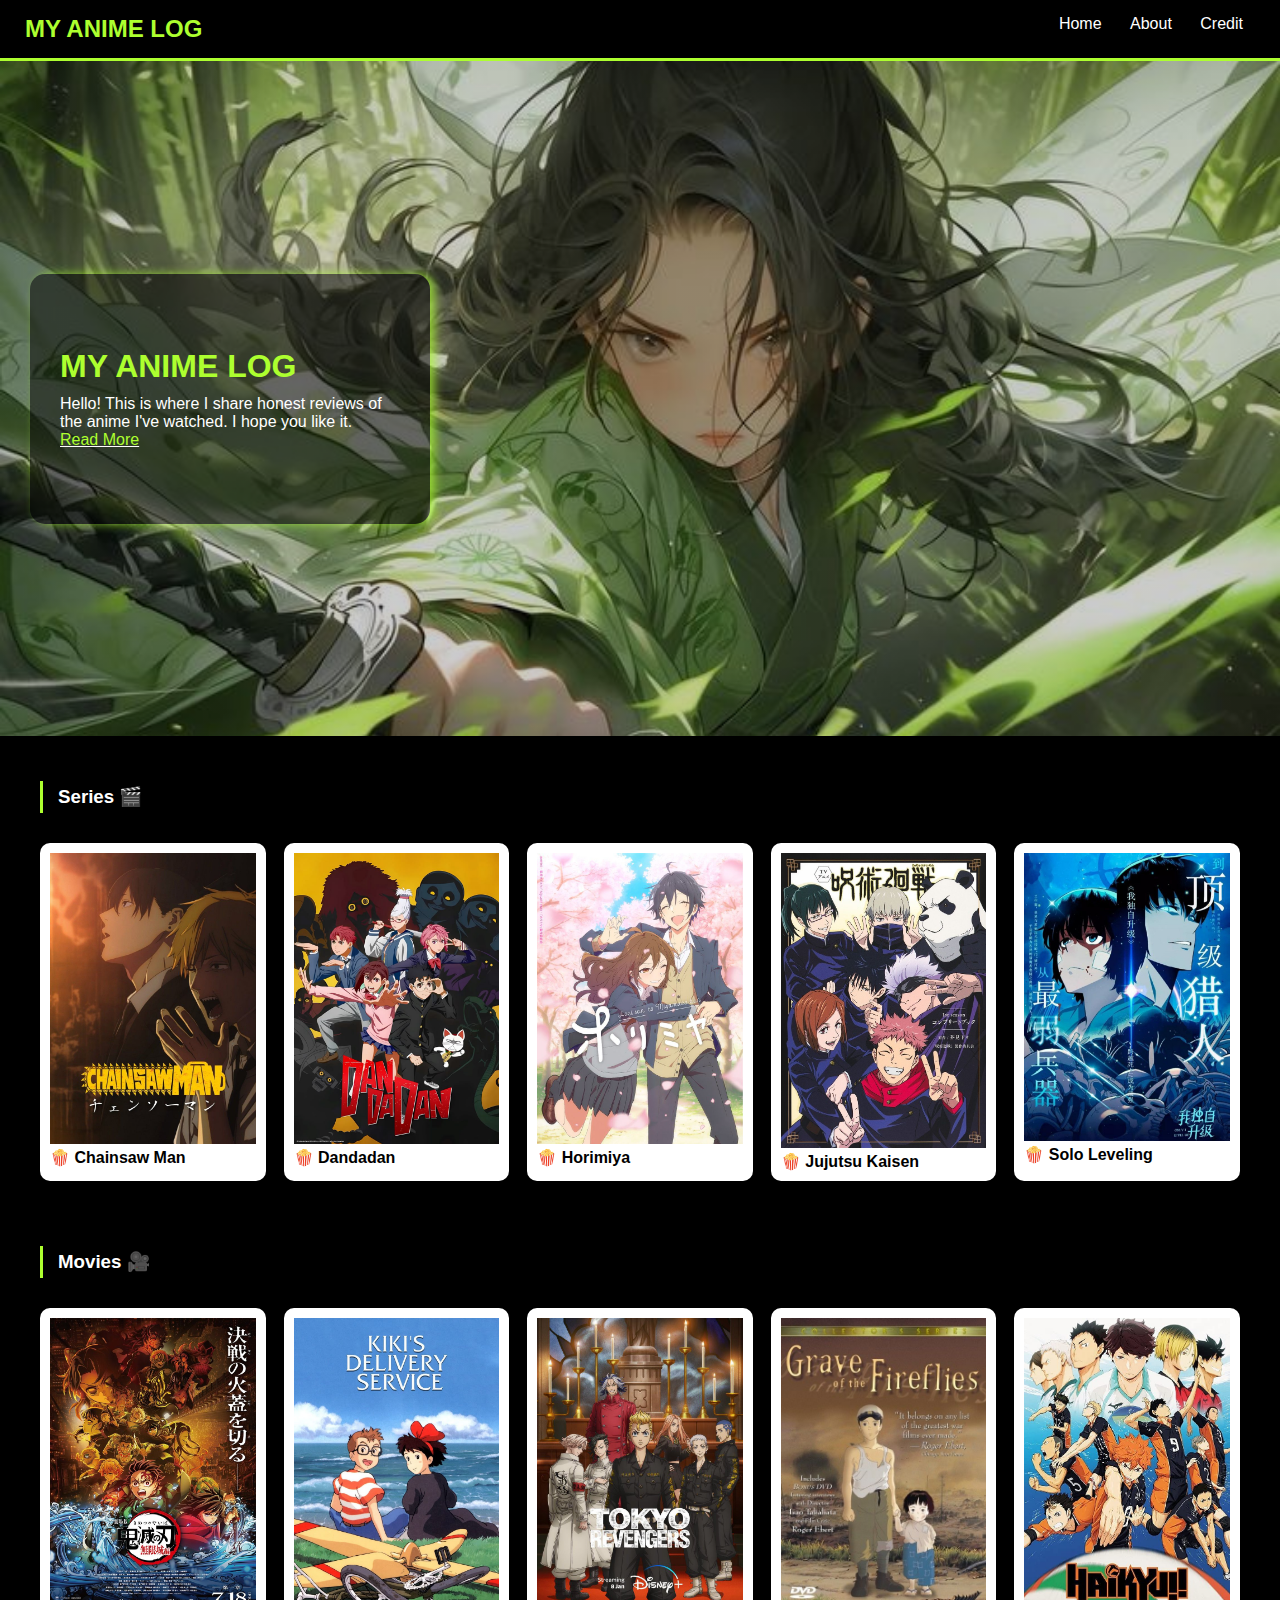
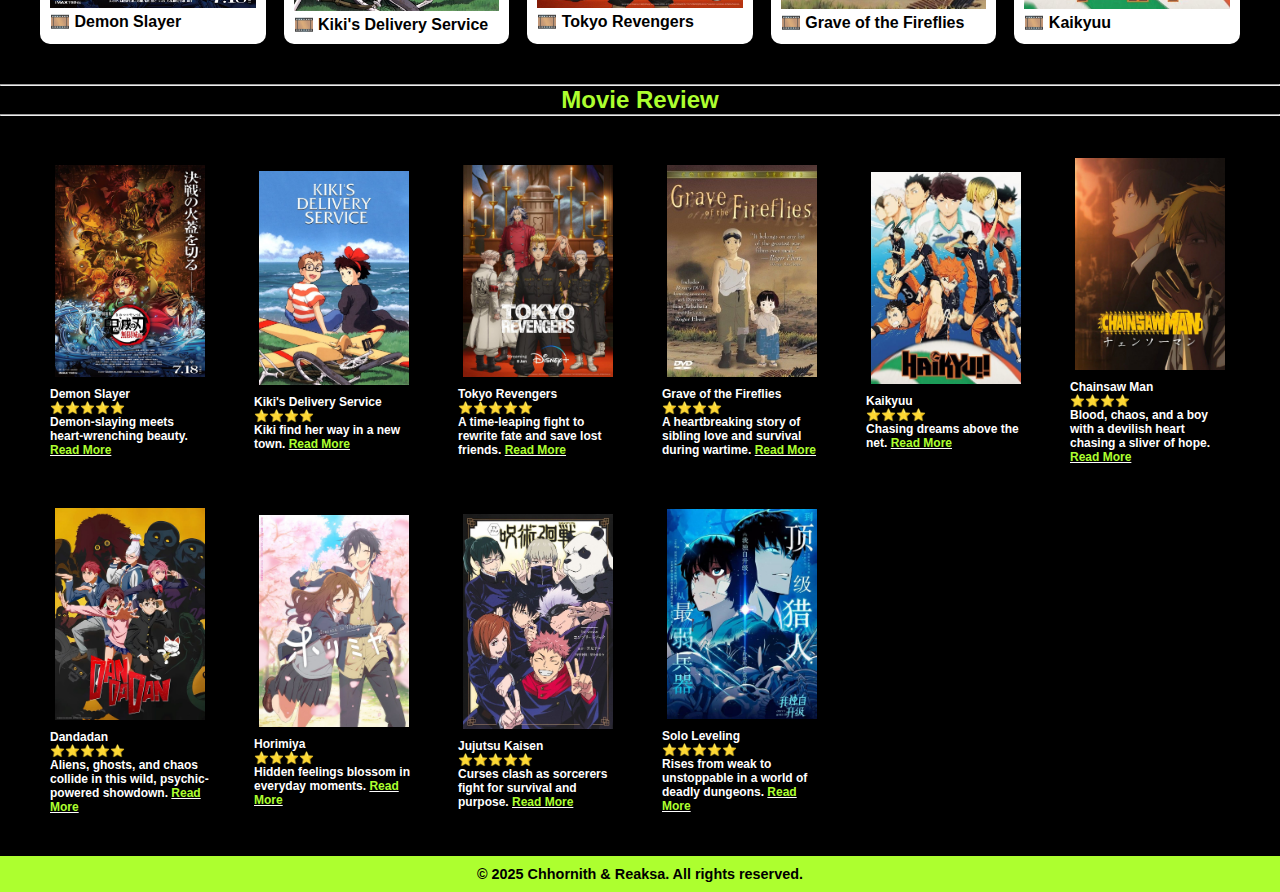
<file: index.html>
<!DOCTYPE html>
<html lang="en">
  <head>
    <meta charset="UTF-8" />
    <meta name="viewport" content="width=device-width, initial-scale=1.0" />
    <title>My Anime Log</title>
    <link rel="stylesheet" href="style.css" />
  </head>
  <body>
    <!-- Navbar -->
    <nav class="navbar">
      <a href="index.html" class="logo">MY ANIME LOG</a>
      <div class="nav-links">
        <a href="index.html">Home</a>
        <a href="../about/about.html">About</a>
        <a href="../credit/credit.html">Credit</a>
      </div>
    </nav>
    <!-- Hero Section -->
    <section class="hero">
      <div class="intro-box">
        <h1>MY ANIME LOG</h1>
        <p>
          Hello! This is where I share honest reviews of the anime I've watched.
          I hope you like it. <br />
          <a href="../about/about.html">Read More</a>
        </p>
      </div>
    </section>

    <!-- Series Section -->
    <section class="series">
      <h3>Series 🎬</h3>
      <div class="grid">
        <div class="item">
          <img src="../img/chainsawman.jpg" alt="Chainsaw Man" />
          <span>🍿 Chainsaw Man</span>
        </div>
        <div class="item">
          <img src="../img/dandadan.jpg" alt="Dandadan" />
          <span>🍿 Dandadan</span>
        </div>
        <div class="item">
          <img src="../img/horimiya.jpg" alt="Horimiya" />
          <span>🍿 Horimiya</span>
        </div>
        <div class="item">
          <img src="../img/jujustukaisen.jpg" alt="Jujutsu Kaisen" />
          <span>🍿 Jujutsu Kaisen</span>
        </div>
        <div class="item">
          <img src="../img/sololeveling.jpg" alt="Solo Leveling" />
          <span>🍿 Solo Leveling</span>
        </div>
      </div>
    </section>

    <!-- Movies Section -->
    <section class="movies">
      <h3>Movies 🎥</h3>
      <div class="grid">
        <div class="item">
          <img src="../img/demonslayer.jpg" alt="Demon Slayer" />
          <span>🎞️ Demon Slayer</span>
        </div>
        <div class="item">
          <img src="../img/kikideliveryservice.jpg" alt="Kiki" />
          <span>🎞️ Kiki's Delivery Service</span>
        </div>
        <div class="item">
          <img src="../img/tokyorevengers.jpg" alt="Tokyo Revengers" />
          <span>🎞️ Tokyo Revengers</span>
        </div>
        <div class="item">
          <img
            src="../img/graveofthefireflies.jpg"
            alt="Grave of the Fireflies"
          /><span>🎞️ Grave of the Fireflies</span>
        </div>
        <div class="item">
          <img src="../img/kaikyuu.jpg" alt="Kaikyuu" />
          <span>🎞️ Kaikyuu</span>
        </div>
      </div>
    </section>

    <!-- Review Section -->
    <section class="review">
      <h2>
        <hr />
        Movie Review
        <hr />
      </h2>
      <div class="grid-review">
        <div class="item">
          <img src="../img/demonslayer.jpg" alt="Demon Slayer" />
          <span
            >Demon Slayer <br />⭐⭐⭐⭐⭐<br />Demon-slaying meets
            heart-wrenching beauty.
            <a href="/home/demanslayer.html">Read More</a>
          </span>
        </div>
        <div class="item">
          <img src="../img/kikideliveryservice.jpg" alt="Kiki" />
          <span
            >Kiki's Delivery Service <br />⭐⭐⭐⭐<br />Kiki find her way in a
            new town.
            <a href="/home/kikidelivery.html">Read More</a>
          </span>
        </div>
        <div class="item">
          <img src="../img/tokyorevengers.jpg" alt="Tokyo Revengers" />
          <span
            >Tokyo Revengers<br />⭐⭐⭐⭐⭐<br />A time-leaping fight to
            rewrite fate and save lost friends.
            <a href="/home/tokyorevenger.html">Read More</a>
          </span>
        </div>
        <div class="item">
          <img
            src="../img/graveofthefireflies.jpg"
            alt="Grave of the Fireflies"
          /><span
            >Grave of the Fireflies<br />⭐⭐⭐⭐<br />A heartbreaking story of
            sibling love and survival during wartime.
            <a href="/home/gravoofthefire.html">Read More</a>
          </span>
        </div>
        <div class="item">
          <img src="../img/kaikyuu.jpg" alt="Kaikyuu" />
          <span
            >Kaikyuu<br />⭐⭐⭐⭐<br />Chasing dreams above the net.
            <a href="/home/haikyuu.html">Read More</a>
          </span>
        </div>
        <div class="item">
          <img src="../img/chainsawman.jpg" alt="Chainsaw Man" />
          <span
            >Chainsaw Man<br />⭐⭐⭐⭐<br />Blood, chaos, and a boy with a
            devilish heart chasing a sliver of hope.
            <a href="/home/chainsawman.html">Read More</a>
          </span>
        </div>
        <div class="item">
          <img src="../img/dandadan.jpg" alt="Dandadan" />
          <span
            >Dandadan<br />⭐⭐⭐⭐⭐<br />Aliens, ghosts, and chaos collide in
            this wild, psychic-powered showdown.
            <a href="/home/dandadan.html">Read More</a>
          </span>
        </div>
        <div class="item">
          <img src="../img/horimiya.jpg" alt="Horimiya" />
          <span
            >Horimiya<br />⭐⭐⭐⭐<br />Hidden feelings blossom in everyday
            moments.
            <a href="/home/horimiya.html">Read More</a>
          </span>
        </div>
        <div class="item">
          <img src="../img/jujustukaisen.jpg" alt="Jujutsu Kaisen" />
          <span
            >Jujutsu Kaisen<br />⭐⭐⭐⭐⭐<br />Curses clash as sorcerers fight
            for survival and purpose.
            <a href="/home/jujustukaisen.html">Read More</a>
          </span>
        </div>
        <div class="item">
          <img src="../img/sololeveling.jpg" alt="Solo Leveling" />
          <span
            >Solo Leveling<br />⭐⭐⭐⭐⭐<br />Rises from weak to unstoppable
            in a world of deadly dungeons.
            <a href="/home/sololeveling.html">Read More</a>
          </span>
        </div>
      </div>
    </section>
    <footer>
      &copy; 2025 Chhornith & Reaksa. All rights reserved.
    </footer>
  </body>
</html>
</file>
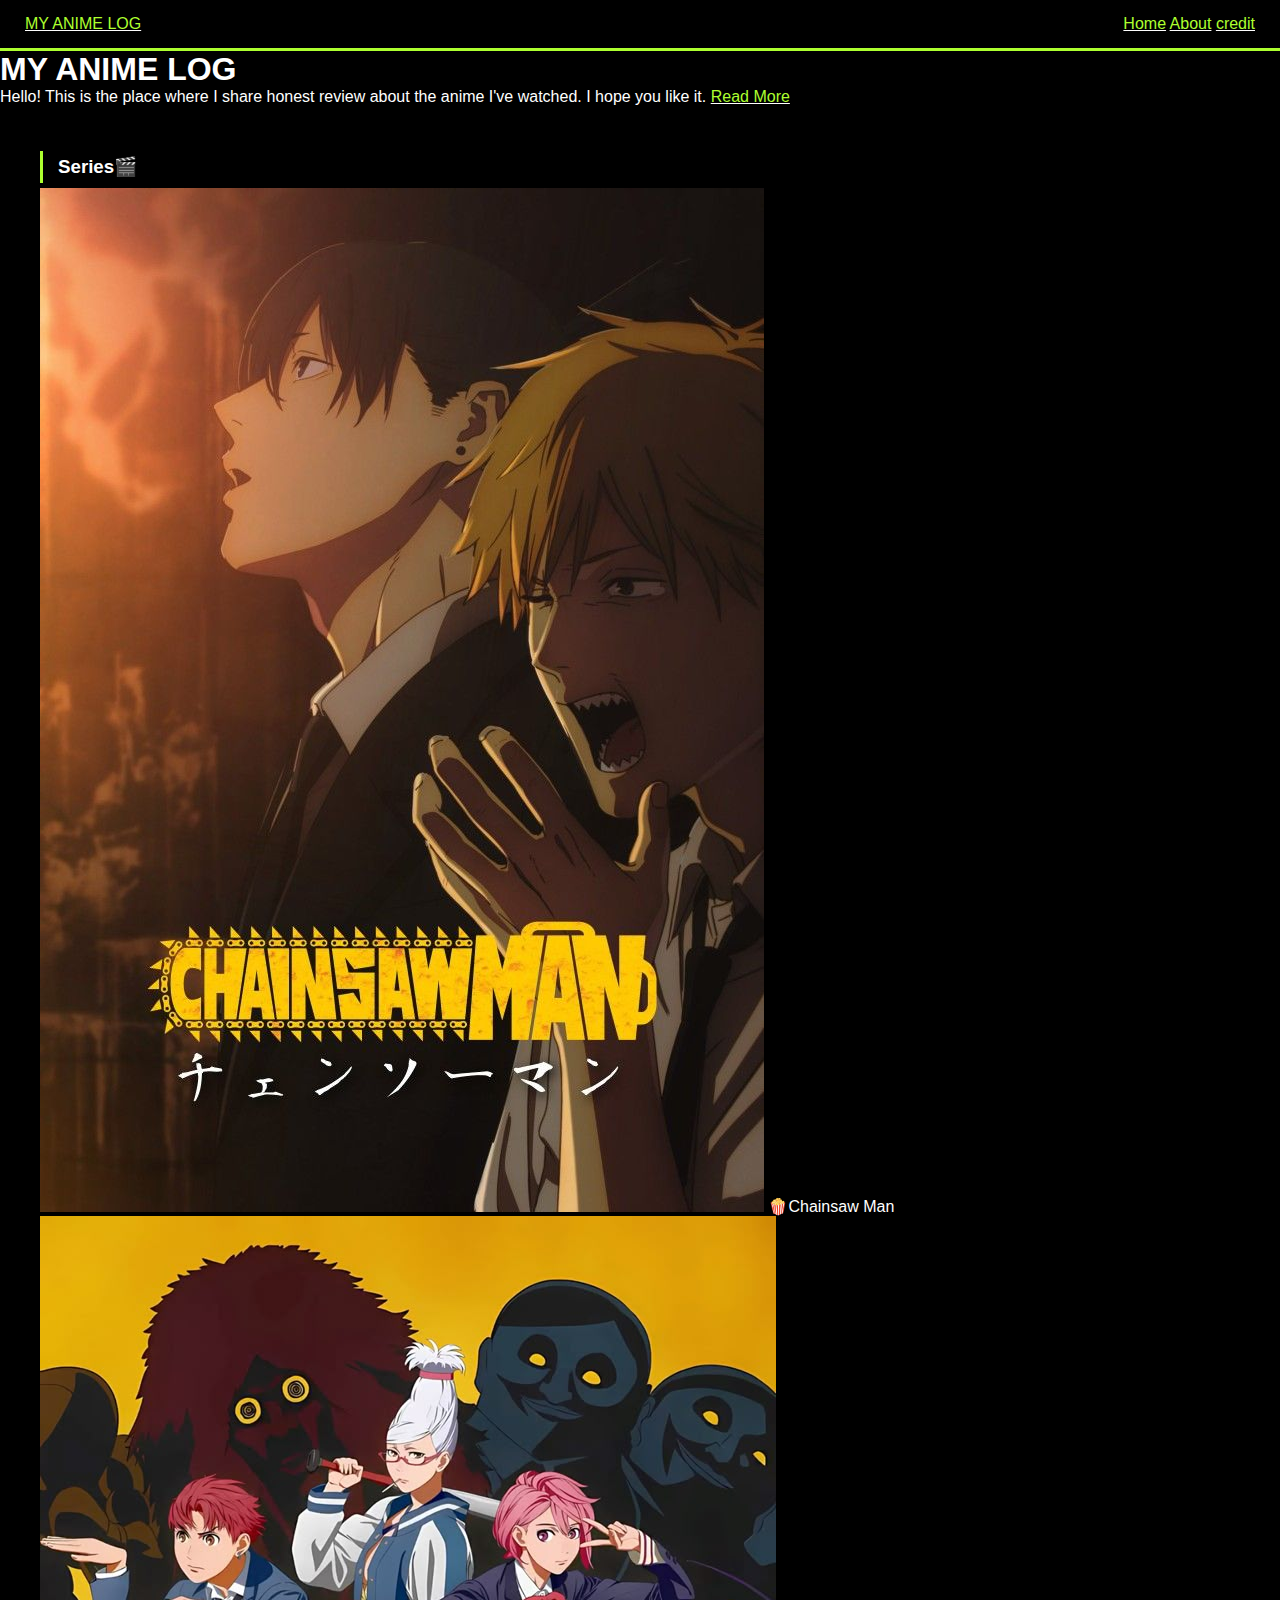
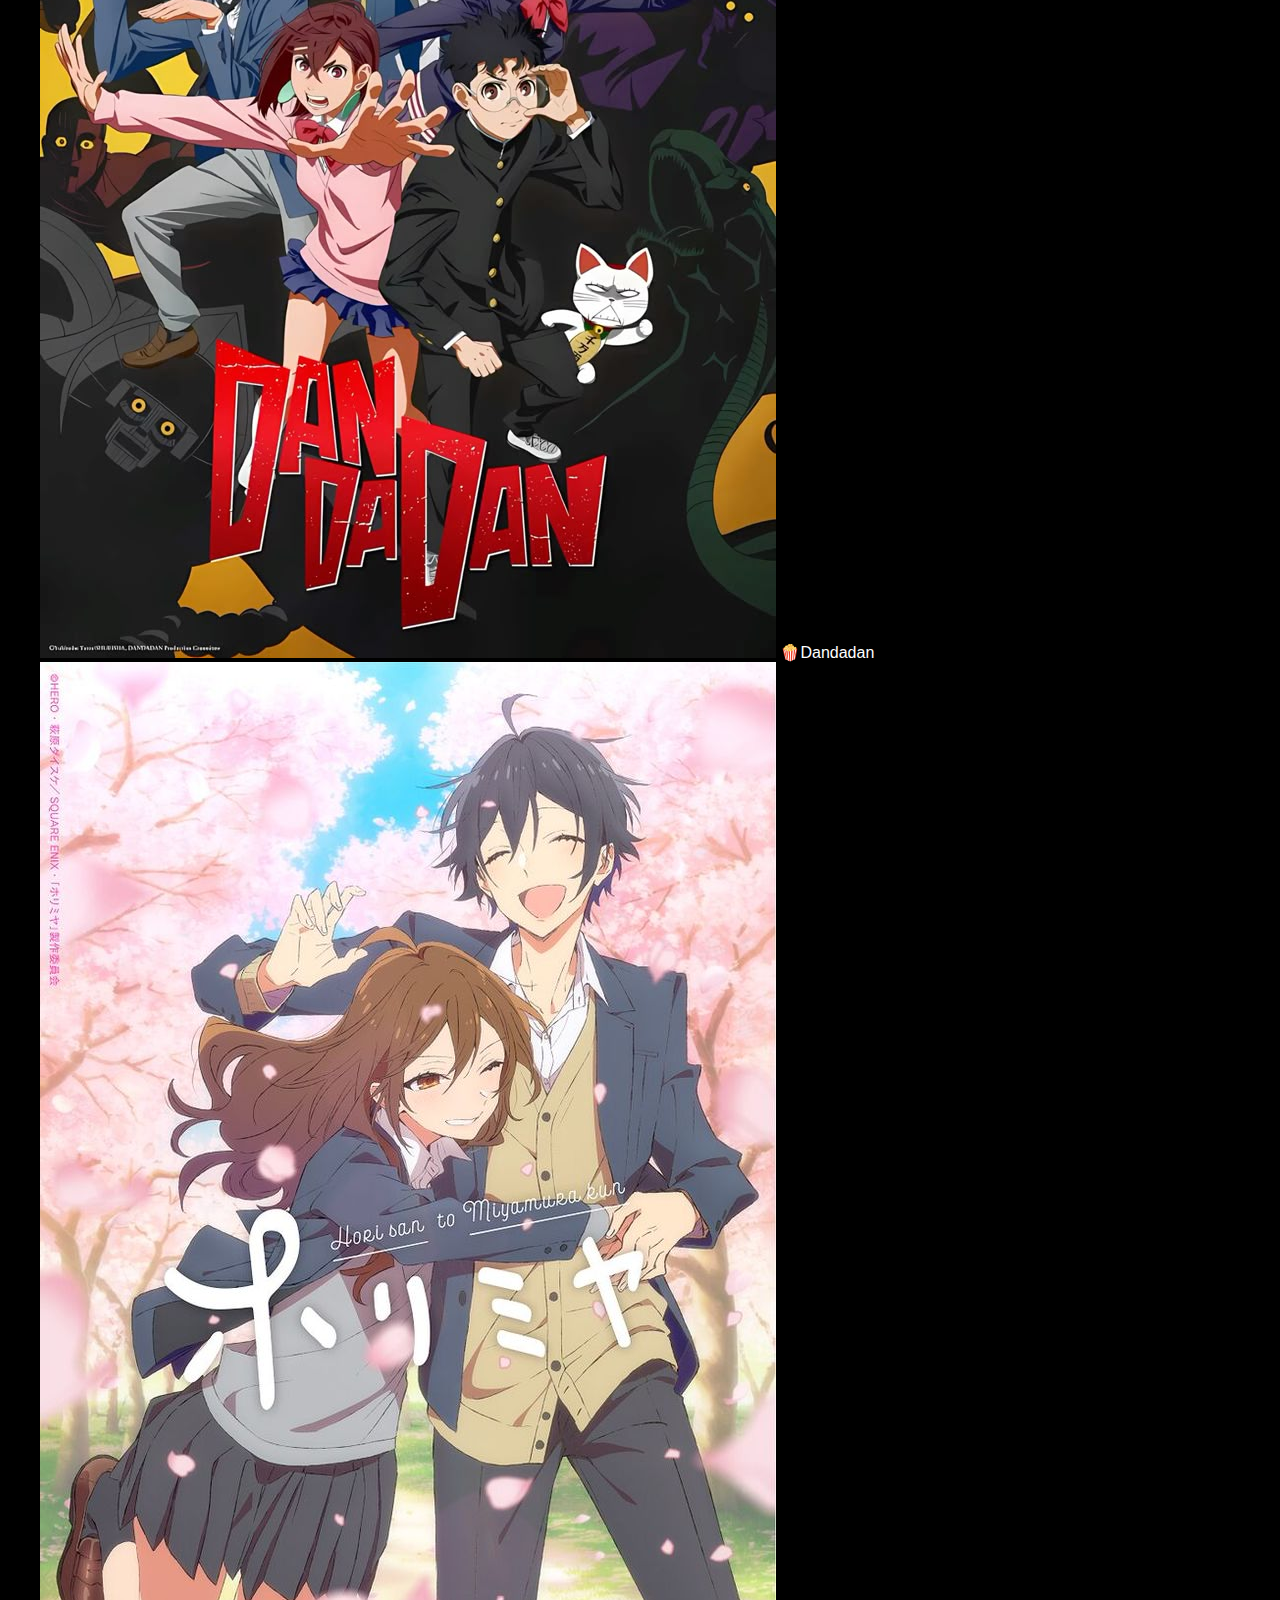
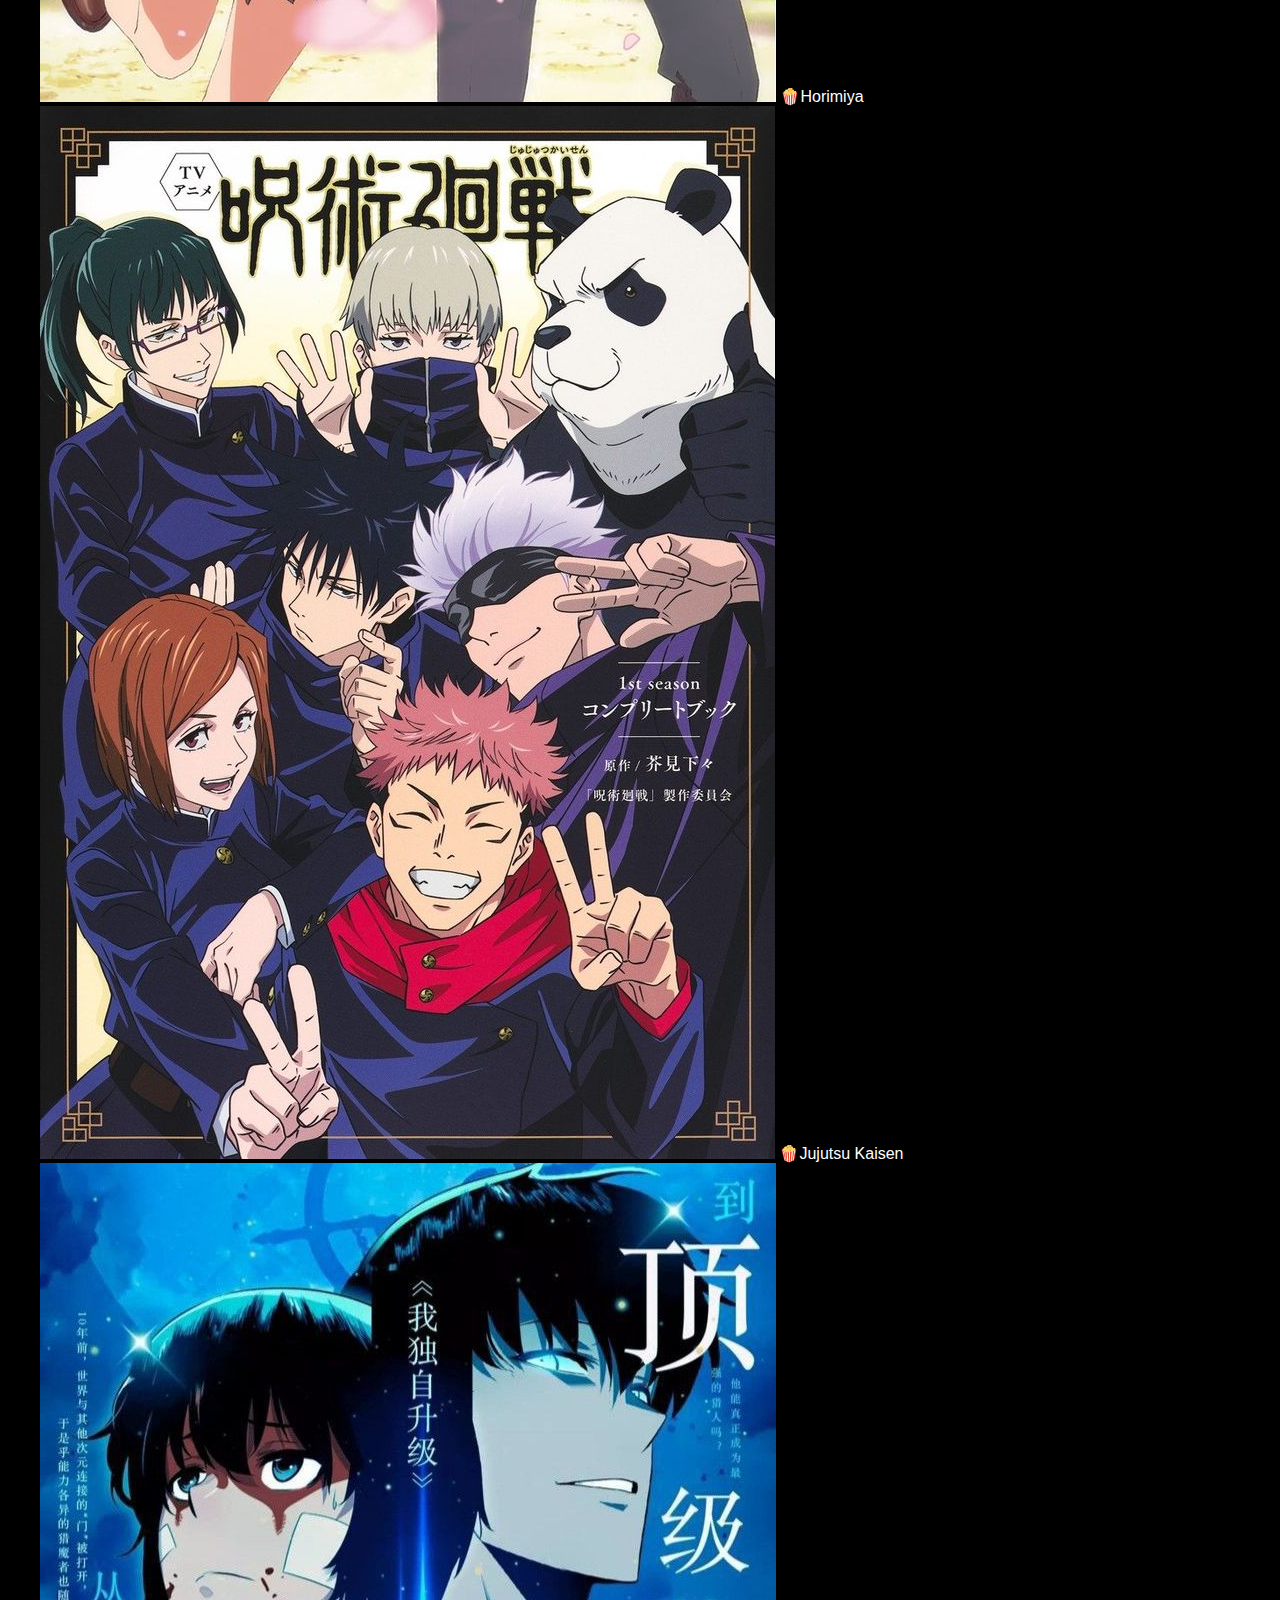
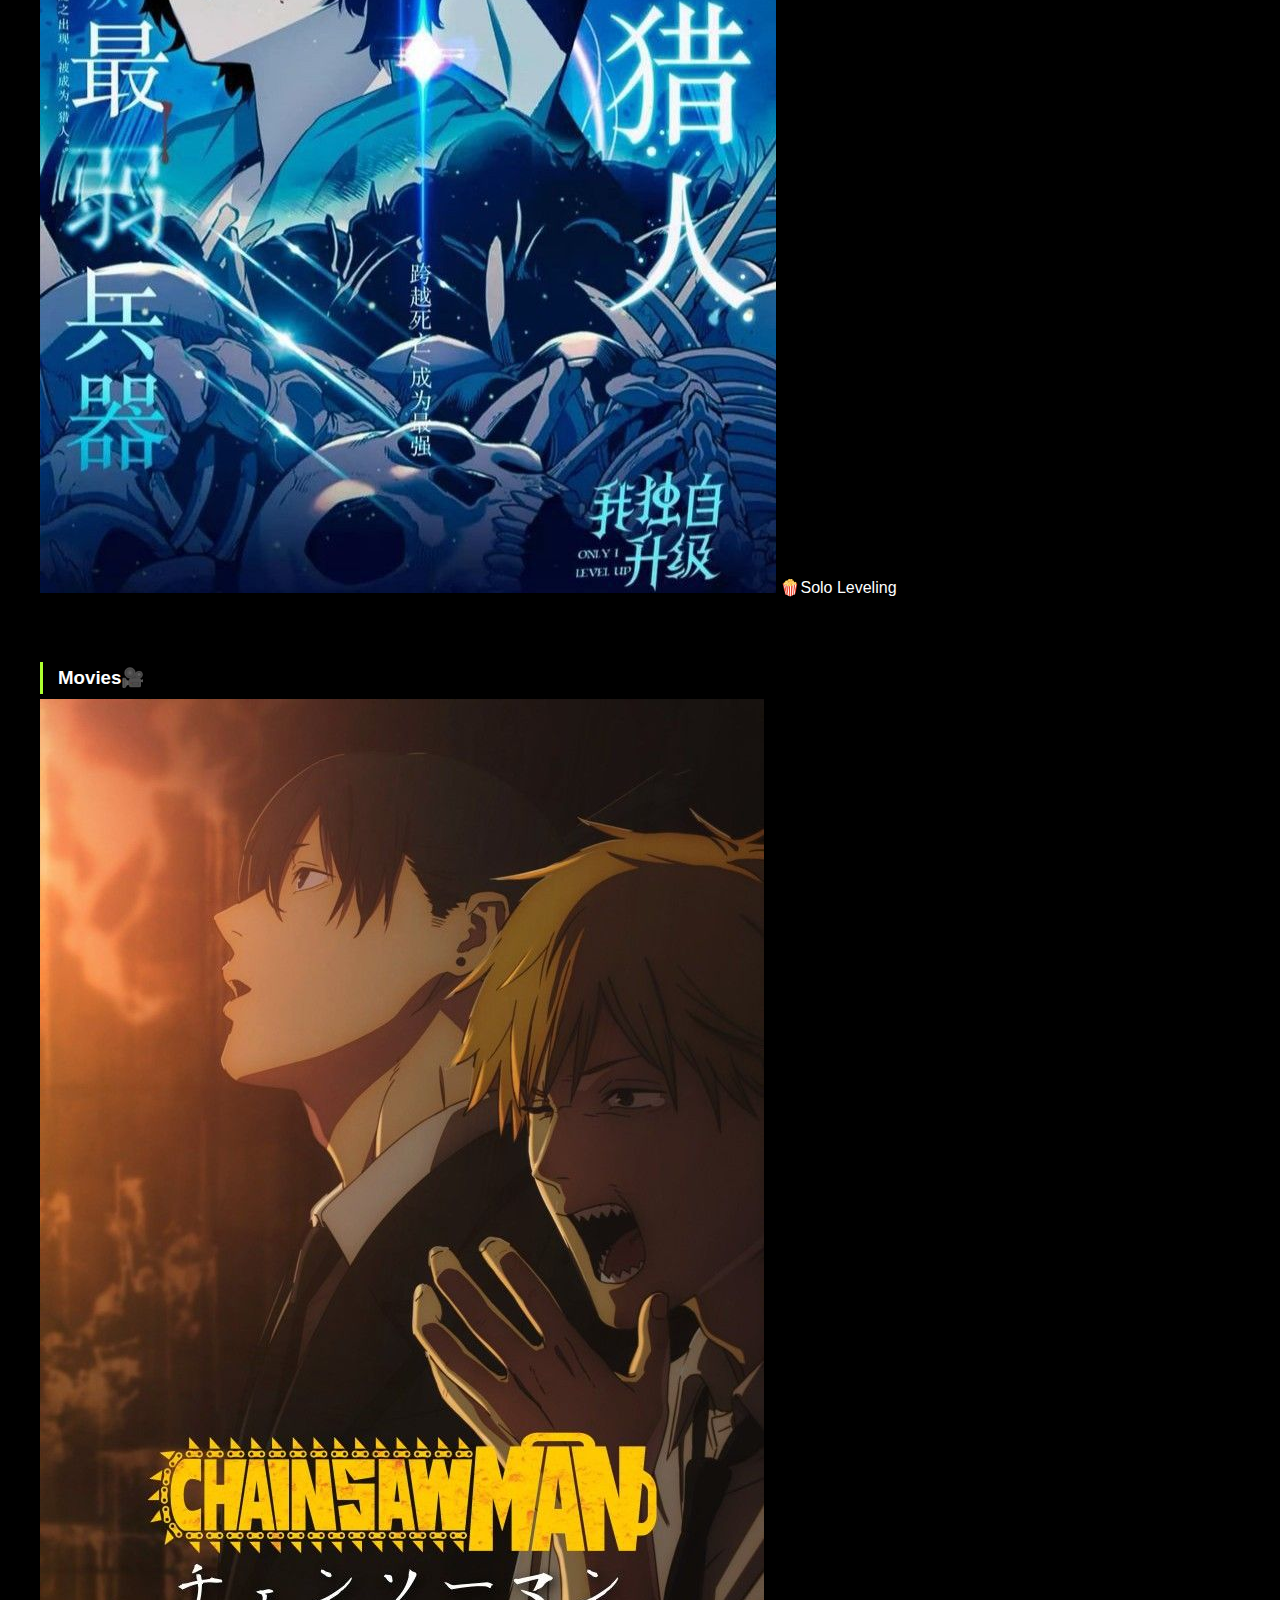
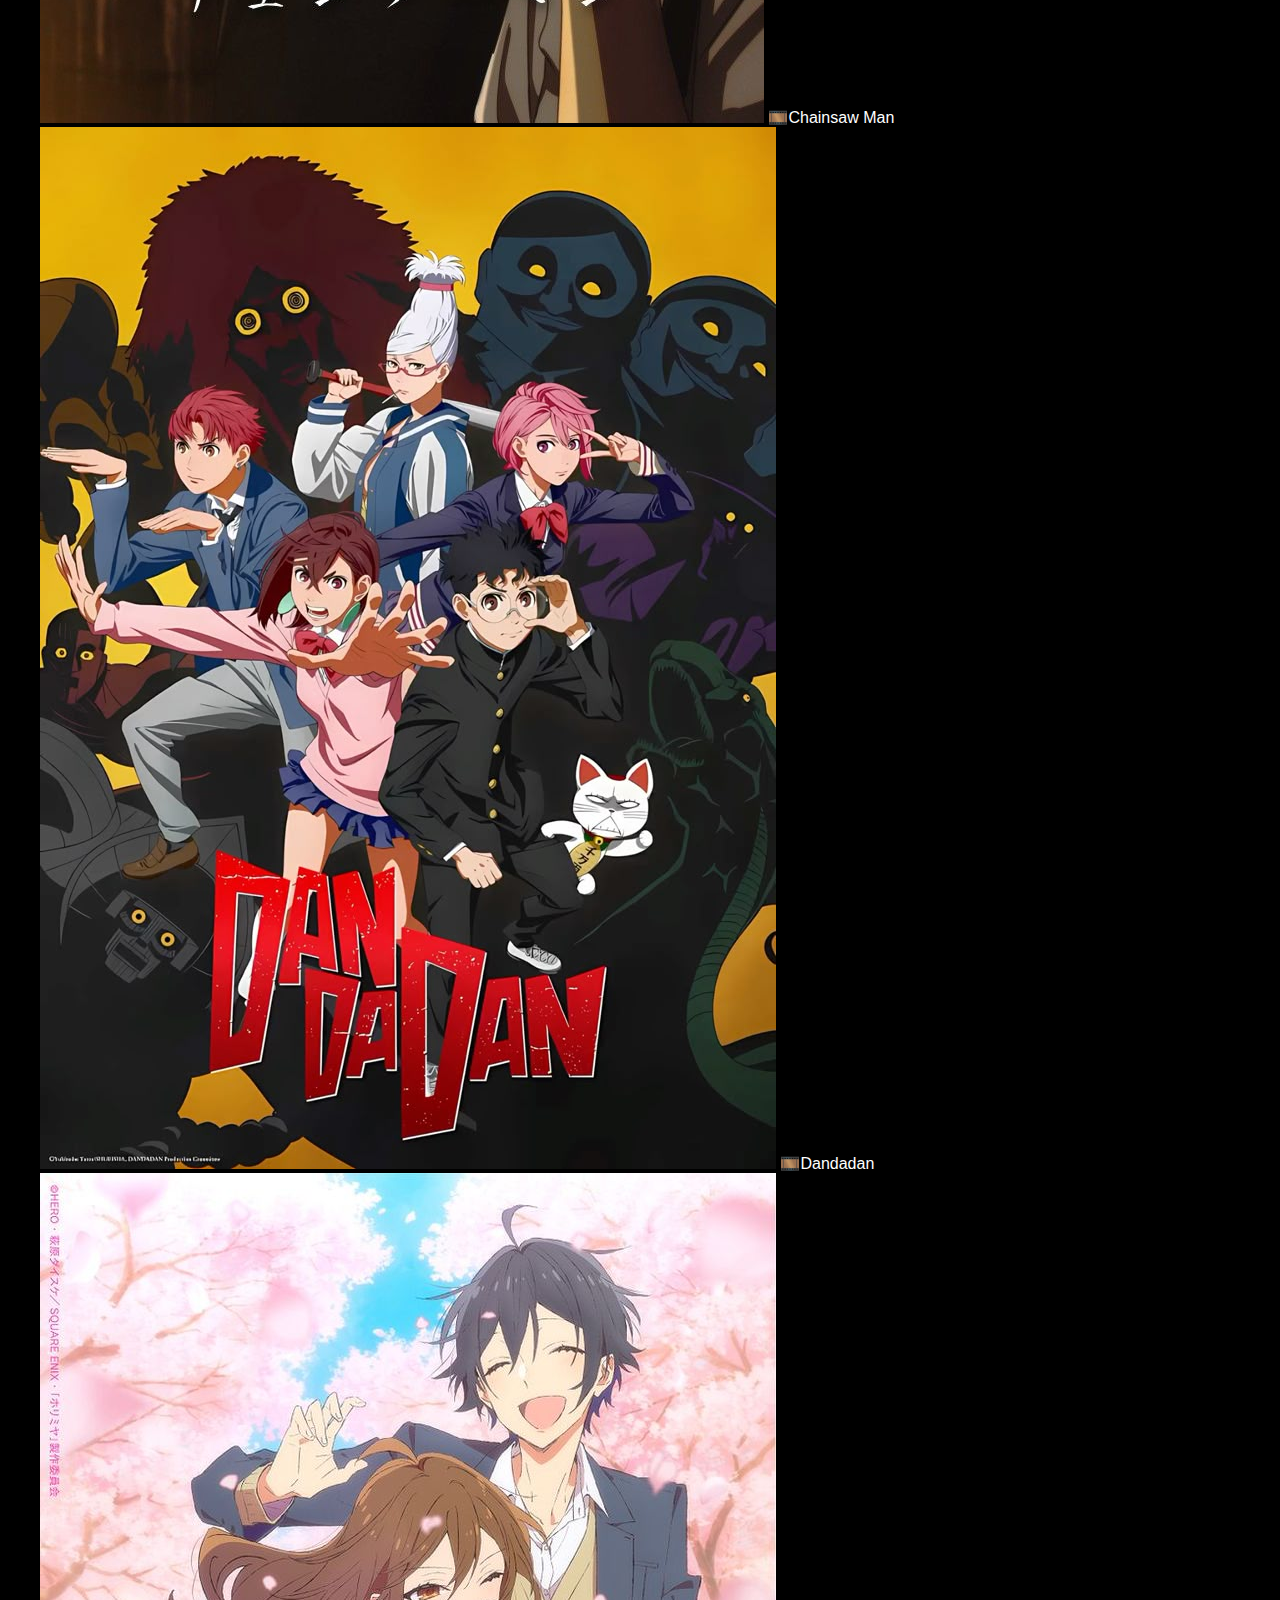
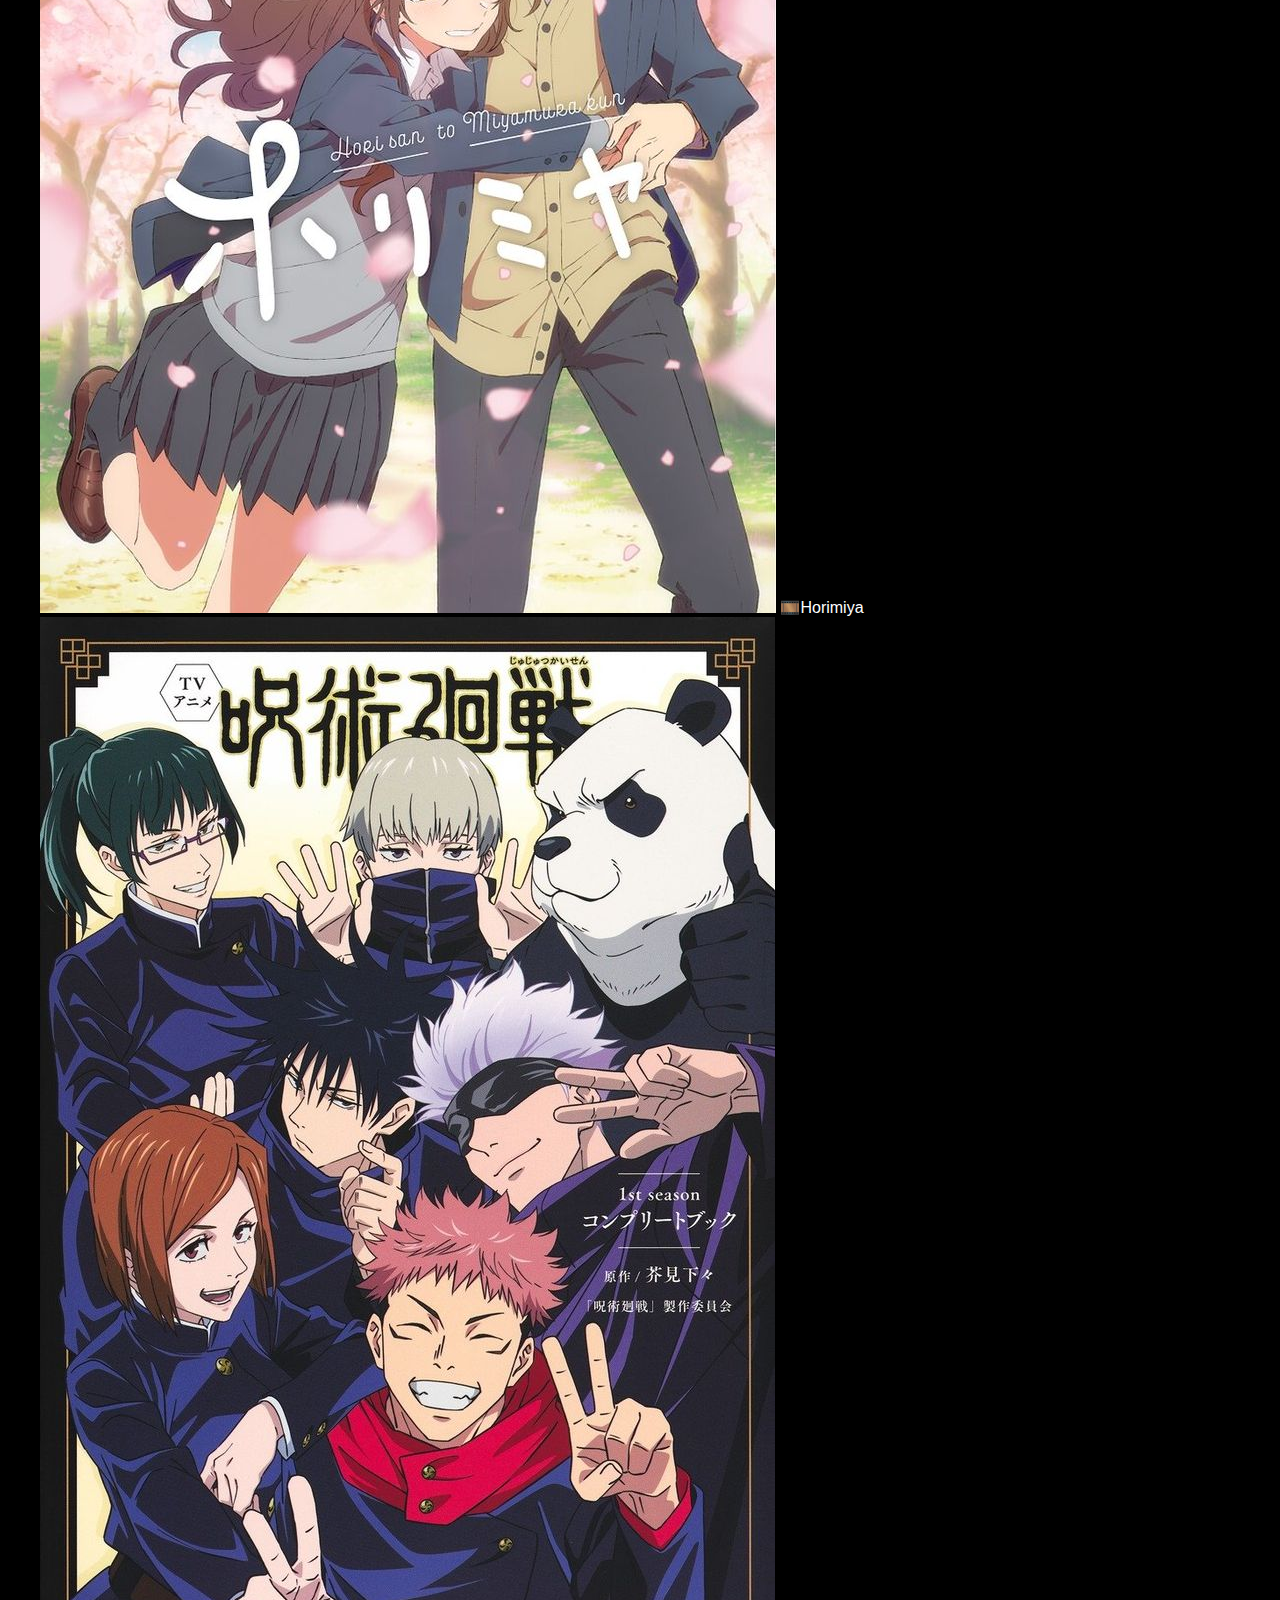
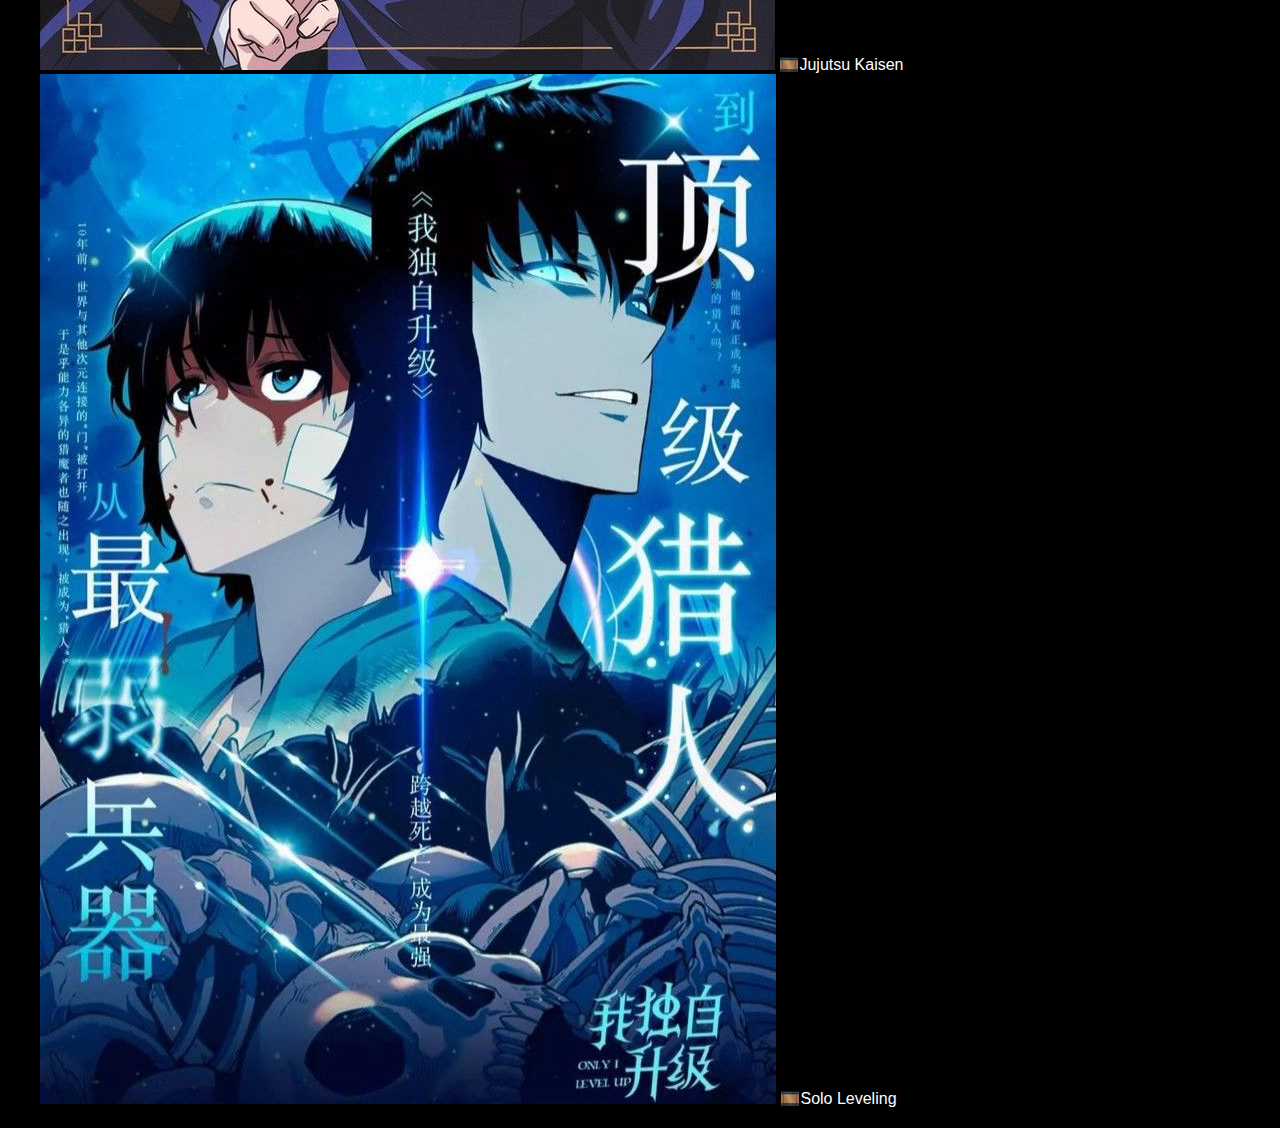
<file: home/index.html>
<!DOCTYPE html>
<html lang="en">
  <head>
    <meta charset="UTF-8" />
    <meta name="viewport" content="width=device-width, initial-scale=1.0" />
    <title>My Anime Log</title>
    <link rel="stylesheet" href="style.css" />
  </head>
  <body>
    <!-- navbar -->
    <nav class="navbar">
      <a href="index.html">MY ANIME LOG</a>
      <div class="link-to-page">
        <a href="index.html">Home</a>
        <a href="../about/about.html">About</a>
        <a href="../credit/credit.html">credit</a>
      </div>
    </nav>
    <!-- toppage -->
    <section class="toppage">
      <div class="box">
        <h1>MY ANIME LOG</h1>
        <p>
          Hello! This is the place where I share honest review about the anime
          I've watched. I hope you like it.
          <a href="../about/about.html">Read More</a>
        </p>
      </div>
    </section>
    <!-- series -->
    <section class="series">
      <h3>Series🎬</h3>
      <div class="container">
        <div class="image">
          <img src="../img/chainsawman.jpg" alt="chainsawman" />
          <span>🍿Chainsaw Man</span>
        </div>
        <div class="image">
          <img src="../img/dandadan.jpg" alt="dandadan" />
          <span>🍿Dandadan</span>
        </div>
        <div class="image">
          <img src="../img/horimiya.jpg" alt="horimiya" />
          <span>🍿Horimiya</span>
        </div>
        <div class="image">
          <img src="../img/jujustukaisen.jpg" alt="jujustukaisen" />
          <span>🍿Jujutsu Kaisen</span>
        </div>
        <div class="image">
          <img src="../img/sololeveling.jpg" alt="sololeveling" />
          <span>🍿Solo Leveling</span>
        </div>
      </div>
    </section>
    <!-- movies -->
    <section class="movies">
      <h3>Movies🎥</h3>
      <div class="container">
        <div class="image">
          <img src="../img/chainsawman.jpg" alt="chainsawman" />
          <span>🎞️Chainsaw Man</span>
        </div>
        <div class="image">
          <img src="../img/dandadan.jpg" alt="dandadan" />
          <span>🎞️Dandadan</span>
        </div>
        <div class="image">
          <img src="../img/horimiya.jpg" alt="horimiya" />
          <span>🎞️Horimiya</span>
        </div>
        <div class="image">
          <img src="../img/jujustukaisen.jpg" alt="jujustukaisen" />
          <span>🎞️Jujutsu Kaisen</span>
        </div>
        <div class="image">
          <img src="../img/sololeveling.jpg" alt="sololeveling" />
          <span>🎞️Solo Leveling</span>
        </div>
      </div>
    </section>
  </body>
</html>
</file>
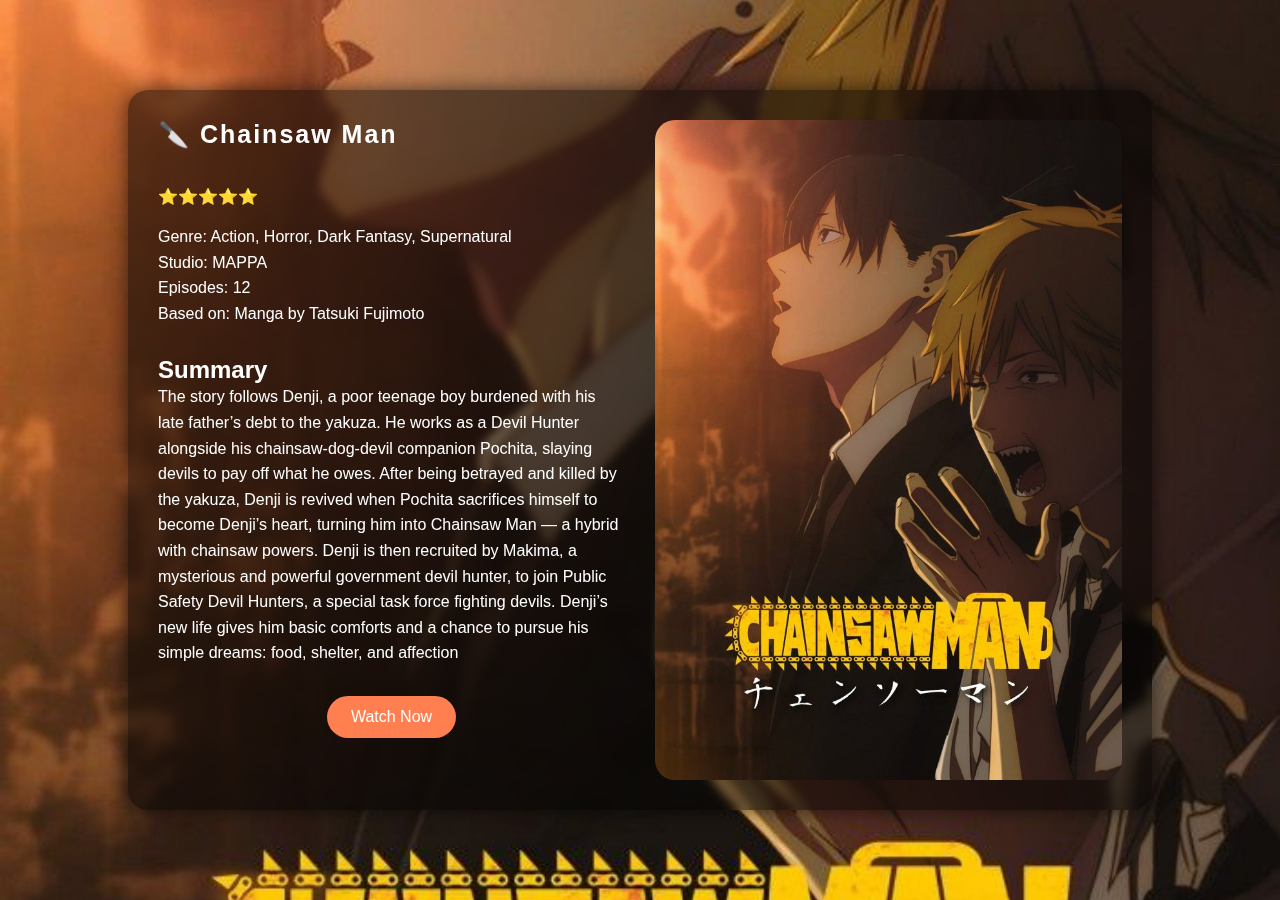
<file: home/chainsawman.html>
<!DOCTYPE html>
<html lang="en">
<head>
  <meta charset="UTF-8" />
  <meta name="viewport" content="width=device-width, initial-scale=1.0"/>
  <title>Suzuhime - Hero Profile</title>
  <style>
    * {
      margin: 0;
      padding: 0;
      box-sizing: border-box;
    }

    body {
      font-family: 'Segoe UI', sans-serif;
      background: url('/img/chainsawman.jpg') no-repeat center center/cover;
      color: white;
      height: 100vh;
      display: flex;
      align-items: center;
      justify-content: center;
    }

    .container {
      width: 80vw;          
      height: 80vh;          
      max-width: 1400px;
      background: rgba(0, 0, 0, 0.5);
      border-radius: 20px;
      padding: 30px;
      display: flex;
      gap: 30px;
      align-items: flex-start; 
      
      box-shadow: 0 0 20px rgba(0, 0, 0, 0.6);
      backdrop-filter: blur(5px);
    }

    .info {
      flex: 1;
    }

    .info h1 {
      font-size: 25px;
      margin-bottom: 20px;
      font-family: 'Impact', sans-serif;
      color: #fff;
      letter-spacing: 2px;
    }

    .info p {
      font-size: 16px;
      line-height: 1.6;
      margin-bottom: 30px;
    }

   .buttons {
  display: flex;
  flex-direction: column;
  gap: 10px;
  align-items: center; 
}


    .buttons button {
      padding: 12px 24px;
      border: none;
      border-radius: 25px;
      background: #ff7f50;
      color: white;
      font-size: 16px;
      cursor: pointer;
      transition: background 0.3s ease;
    }

    .buttons button:hover {
      background: #ff6347;
    }

    .character-image {
      flex: 1;
      height: 100%;
      display: flex;
      justify-content: center;
      align-items: flex-start;
    }

    .character-image img {
      height: 100%;
      width: auto;
      border-radius: 20px;
      object-fit: contain;
    }

    @media (max-width: 768px) {
      .container {
        flex-direction: column;
        height: auto;
        width: 90vw;
        padding: 20px;
      }

      .character-image img {
        height: auto;
        width: 100%;
        max-height: 300px;
      }

      .info h1 {
        font-size: 36px;
      }

      .info p {
        font-size: 14px;
      }
    }
  </style>
</head>
<body>
  <div class="container">
    <div class="info">
      <h1>🔪 Chainsaw Man </h1>
      <br />⭐⭐⭐⭐⭐<br />
      <br>
      <p>
        Genre: Action, Horror, Dark Fantasy, Supernatural
        <br>
        Studio: MAPPA
        <br>
        Episodes: 12
        <br>
        Based on: Manga by Tatsuki Fujimoto  
    </p>
     <h2 style="font-family: 'Impact', sans-serif;">Summary</h2>
     <p>The story follows Denji, a poor teenage boy burdened with his late father’s debt to the yakuza. He works as a Devil Hunter alongside his chainsaw-dog-devil companion Pochita, slaying devils to pay off what he owes.

    After being betrayed and killed by the yakuza, Denji is revived when Pochita sacrifices himself to become Denji’s heart, turning him into Chainsaw Man — a hybrid with chainsaw powers.

    Denji is then recruited by Makima, a mysterious and powerful government devil hunter, to join Public Safety Devil Hunters, a special task force fighting devils. Denji’s new life gives him basic comforts and a chance to pursue his simple dreams: food, shelter, and affection</p>
      <div class="buttons">
       
        
        
        <button>Watch Now</button>
      </div>
    </div>
    <div class="character-image">
      <img src="/img/chainsawman.jpg" alt="Suzuhime Character">
    </div>
  </div>
</body>
</html>
</file>
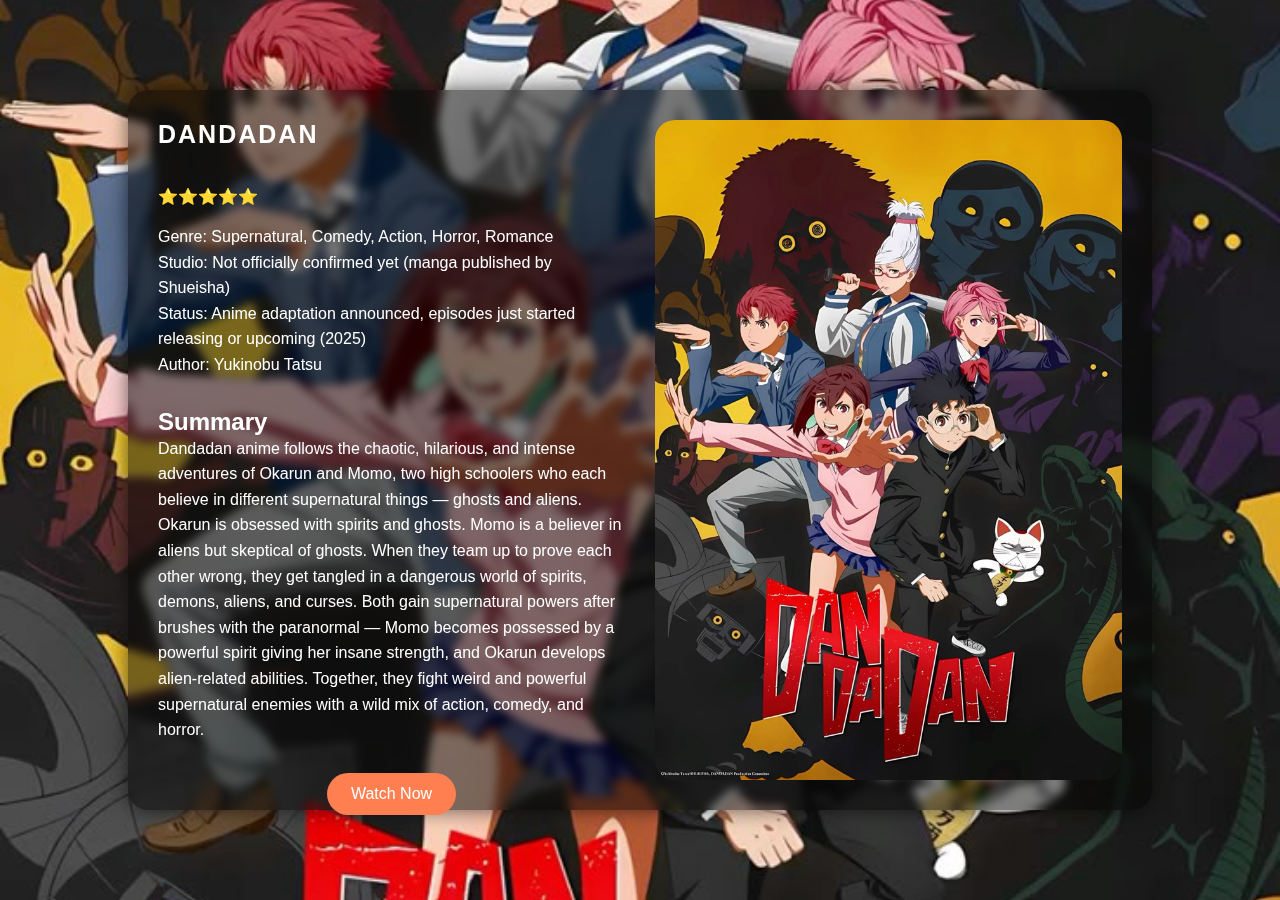
<file: home/dandadan.html>
<!DOCTYPE html>
<html lang="en">
<head>
  <meta charset="UTF-8" />
  <meta name="viewport" content="width=device-width, initial-scale=1.0"/>
  <title>Suzuhime - Hero Profile</title>
  <style>
    * {
      margin: 0;
      padding: 0;
      box-sizing: border-box;
    }

    body {
      font-family: 'Segoe UI', sans-serif;
      background: url('/img/dandadan.jpg') no-repeat center center/cover;
      color: white;
      height: 100vh;
      display: flex;
      align-items: center;
      justify-content: center;
    }

    .container {
      width: 80vw;          
      height: 80vh;          
      max-width: 1400px;
      background: rgba(0, 0, 0, 0.5);
      border-radius: 20px;
      padding: 30px;
      display: flex;
      gap: 30px;
      align-items: flex-start; 
      
      box-shadow: 0 0 20px rgba(0, 0, 0, 0.6);
      backdrop-filter: blur(5px);
    }

    .info {
      flex: 1;
    }

    .info h1 {
      font-size: 25px;
      margin-bottom: 20px;
      font-family: 'Impact', sans-serif;
      color: #fff;
      letter-spacing: 2px;
    }

    .info p {
      font-size: 16px;
      line-height: 1.6;
      margin-bottom: 30px;
    }

   .buttons {
  display: flex;
  flex-direction: column;
  gap: 10px;
  align-items: center; 
}


    .buttons button {
      padding: 12px 24px;
      border: none;
      border-radius: 25px;
      background: #ff7f50;
      color: white;
      font-size: 16px;
      cursor: pointer;
      transition: background 0.3s ease;
    }

    .buttons button:hover {
      background: #ff6347;
    }

    .character-image {
      flex: 1;
      height: 100%;
      display: flex;
      justify-content: center;
      align-items: flex-start;
    }

    .character-image img {
      height: 100%;
      width: auto;
      border-radius: 20px;
      object-fit: contain;
    }

    @media (max-width: 768px) {
      .container {
        flex-direction: column;
        height: auto;
        width: 90vw;
        padding: 20px;
      }

      .character-image img {
        height: auto;
        width: 100%;
        max-height: 300px;
      }

      .info h1 {
        font-size: 36px;
      }

      .info p {
        font-size: 14px;
      }
    }
  </style>
</head>
<body>
  <div class="container">
    <div class="info">
      <h1>DANDADAN</h1>
      <br />⭐⭐⭐⭐⭐<br />
      <br>
      <p>
        Genre: Supernatural, Comedy, Action, Horror, Romance
        <br>
        Studio: Not officially confirmed yet (manga published by Shueisha)
        <br>
        Status: Anime adaptation announced, episodes just started releasing or upcoming (2025)
        <br>
        Author: Yukinobu Tatsu
 
    </p>
     <h2 style="font-family: 'Impact', sans-serif;">Summary</h2>
     <p>Dandadan anime follows the chaotic, hilarious, and intense adventures of Okarun and Momo, two high schoolers who each believe in different supernatural things — ghosts and aliens.

Okarun is obsessed with spirits and ghosts.

Momo is a believer in aliens but skeptical of ghosts.

When they team up to prove each other wrong, they get tangled in a dangerous world of spirits, demons, aliens, and curses.

Both gain supernatural powers after brushes with the paranormal — Momo becomes possessed by a powerful spirit giving her insane strength, and Okarun develops alien-related abilities.

Together, they fight weird and powerful supernatural enemies with a wild mix of action, comedy, and horror.</p>
      <div class="buttons">
       
        
        
        <button>Watch Now</button>
      </div>
    </div>
    <div class="character-image">
      <img src="/img/dandadan.jpg" alt="Suzuhime Character">
    </div>
  </div>
</body>
</html>
</file>
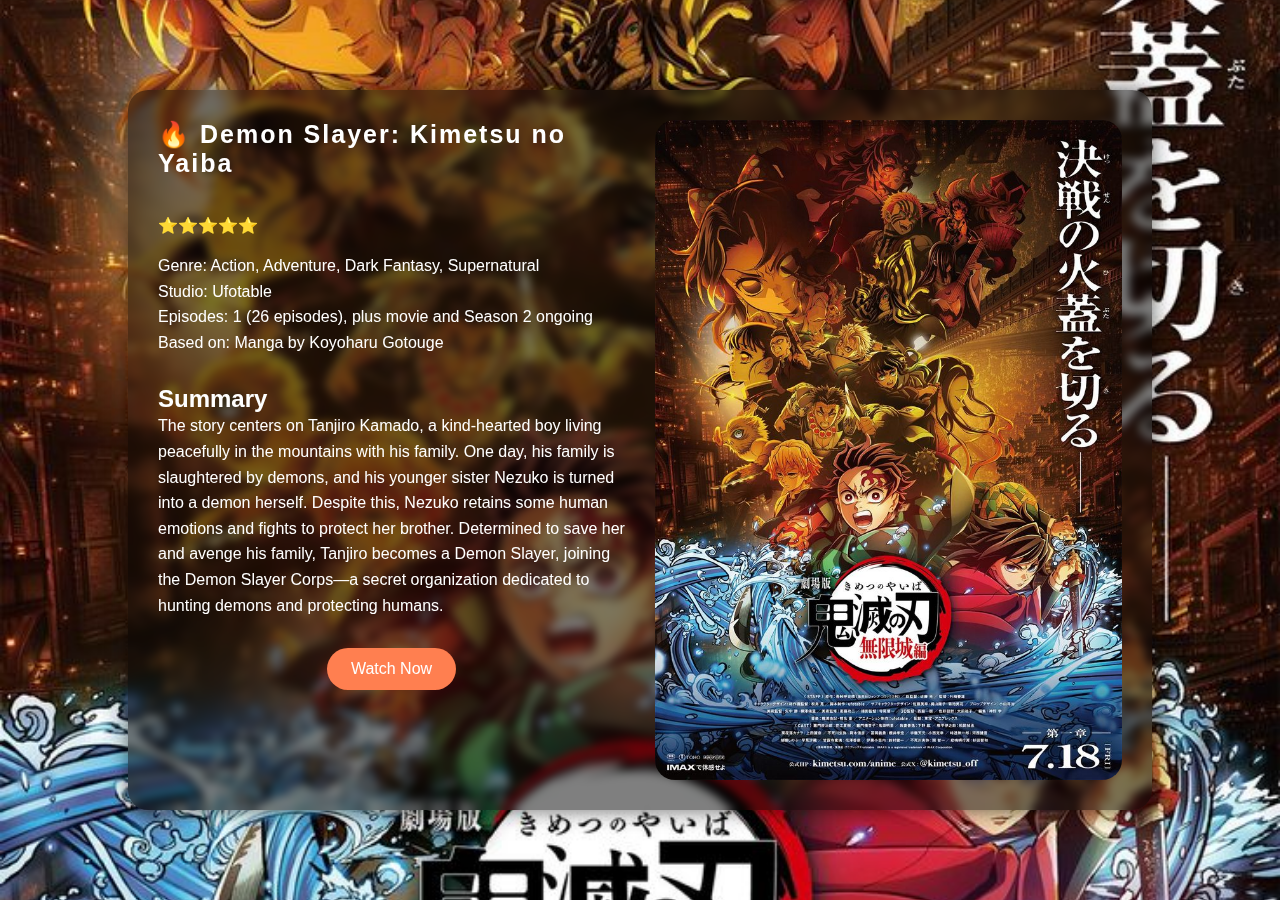
<file: home/demanslayer.html>
<!DOCTYPE html>
<html lang="en">
<head>
  <meta charset="UTF-8" />
  <meta name="viewport" content="width=device-width, initial-scale=1.0"/>
  <title>Suzuhime - Hero Profile</title>
  <style>
    * {
      margin: 0;
      padding: 0;
      box-sizing: border-box;
    }

    body {
      font-family: 'Segoe UI', sans-serif;
      background: url('/img/demonslayer.jpg') no-repeat center center/cover;
      color: white;
      height: 100vh;
      display: flex;
      align-items: center;
      justify-content: center;
    }

    .container {
      width: 80vw;          
      height: 80vh;          
      max-width: 1400px;
      background: rgba(0, 0, 0, 0.5);
      border-radius: 20px;
      padding: 30px;
      display: flex;
      gap: 30px;
      align-items: flex-start; 
      
      box-shadow: 0 0 20px rgba(0, 0, 0, 0.6);
      backdrop-filter: blur(5px);
    }

    .info {
      flex: 1;
    }

    .info h1 {
      font-size: 25px;
      margin-bottom: 20px;
      font-family: 'Impact', sans-serif;
      color: #fff;
      letter-spacing: 2px;
    }

    .info p {
      font-size: 16px;
      line-height: 1.6;
      margin-bottom: 30px;
    }

   .buttons {
  display: flex;
  flex-direction: column;
  gap: 10px;
  align-items: center; 
}


    .buttons button {
      padding: 12px 24px;
      border: none;
      border-radius: 25px;
      background: #ff7f50;
      color: white;
      font-size: 16px;
      cursor: pointer;
      transition: background 0.3s ease;
    }

    .buttons button:hover {
      background: #ff6347;
    }

    .character-image {
      flex: 1;
      height: 100%;
      display: flex;
      justify-content: center;
      align-items: flex-start;
    }

    .character-image img {
      height: 100%;
      width: auto;
      border-radius: 20px;
      object-fit: contain;
    }

    @media (max-width: 768px) {
      .container {
        flex-direction: column;
        height: auto;
        width: 90vw;
        padding: 20px;
      }

      .character-image img {
        height: auto;
        width: 100%;
        max-height: 300px;
      }

      .info h1 {
        font-size: 36px;
      }

      .info p {
        font-size: 14px;
      }
    }
  </style>
</head>
<body>
  <div class="container">
    <div class="info">
      <h1>🔥 Demon Slayer: Kimetsu no Yaiba</h1>
      <br />⭐⭐⭐⭐⭐<br />
      <br>
      <p>
        Genre: Action, Adventure, Dark Fantasy, Supernatural
        <br>
        Studio: Ufotable
        <br>
        Episodes: 1 (26 episodes), plus movie and Season 2 ongoing
        <br>
        Based on: Manga by Koyoharu Gotouge
    </p>
     <h2 style="font-family: 'Impact', sans-serif;">Summary</h2>
     <p>The story centers on Tanjiro Kamado, a kind-hearted boy living peacefully in the mountains with his family. One day, his family is slaughtered by demons, and his younger sister Nezuko is turned into a demon herself.

    Despite this, Nezuko retains some human emotions and fights to protect her brother. Determined to save her and avenge his family, Tanjiro becomes a Demon Slayer, joining the Demon Slayer Corps—a secret organization dedicated to hunting demons and protecting humans.

</p>
      <div class="buttons">
       
        
        
        <button>Watch Now</button>
      </div>
    </div>
    <div class="character-image">
      <img src="/img/demonslayer.jpg" alt="Suzuhime Character">
    </div>
  </div>
</body>
</html>
</file>
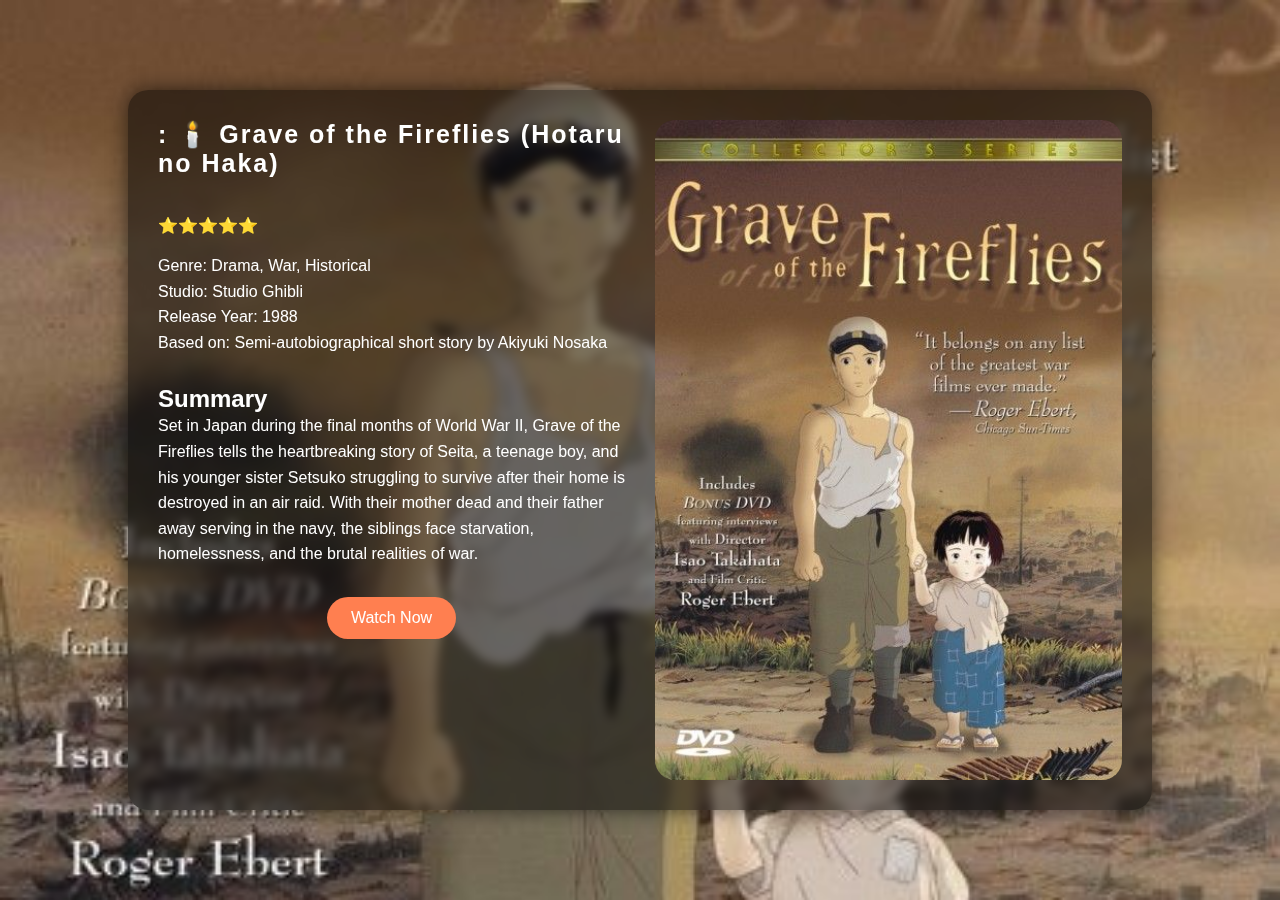
<file: home/gravoofthefire.html>
<!DOCTYPE html>
<html lang="en">
<head>
  <meta charset="UTF-8" />
  <meta name="viewport" content="width=device-width, initial-scale=1.0"/>
  <title>Suzuhime - Hero Profile</title>
  <style>
    * {
      margin: 0;
      padding: 0;
      box-sizing: border-box;
    }

    body {
      font-family: 'Segoe UI', sans-serif;
      background: url('/img/graveofthefireflies.jpg') no-repeat center center/cover;
      color: white;
      height: 100vh;
      display: flex;
      align-items: center;
      justify-content: center;
    }

    .container {
      width: 80vw;          
      height: 80vh;          
      max-width: 1400px;
      background: rgba(0, 0, 0, 0.5);
      border-radius: 20px;
      padding: 30px;
      display: flex;
      gap: 30px;
      align-items: flex-start; 
      
      box-shadow: 0 0 20px rgba(0, 0, 0, 0.6);
      backdrop-filter: blur(5px);
    }

    .info {
      flex: 1;
    }

    .info h1 {
      font-size: 25px;
      margin-bottom: 20px;
      font-family: 'Impact', sans-serif;
      color: #fff;
      letter-spacing: 2px;
    }

    .info p {
      font-size: 16px;
      line-height: 1.6;
      margin-bottom: 30px;
    }

   .buttons {
  display: flex;
  flex-direction: column;
  gap: 10px;
  align-items: center; 
}


    .buttons button {
      padding: 12px 24px;
      border: none;
      border-radius: 25px;
      background: #ff7f50;
      color: white;
      font-size: 16px;
      cursor: pointer;
      transition: background 0.3s ease;
    }

    .buttons button:hover {
      background: #ff6347;
    }

    .character-image {
      flex: 1;
      height: 100%;
      display: flex;
      justify-content: center;
      align-items: flex-start;
    }

    .character-image img {
      height: 100%;
      width: auto;
      border-radius: 20px;
      object-fit: contain;
    }

    @media (max-width: 768px) {
      .container {
        flex-direction: column;
        height: auto;
        width: 90vw;
        padding: 20px;
      }

      .character-image img {
        height: auto;
        width: 100%;
        max-height: 300px;
      }

      .info h1 {
        font-size: 36px;
      }

      .info p {
        font-size: 14px;
      }
    }
  </style>
</head>
<body>
  <div class="container">
    <div class="info">
      <h1>:

🕯️ Grave of the Fireflies (Hotaru no Haka)
</h1>
      <br />⭐⭐⭐⭐⭐<br />
      <br>
      <p>
        Genre: Drama, War, Historical
        <br>
        Studio: Studio Ghibli
        <br>
        Release Year: 1988
        <br>
        Based on: Semi-autobiographical short story by Akiyuki Nosaka  
    </p>
     <h2 style="font-family: 'Impact', sans-serif;">Summary</h2>
     <p>Set in Japan during the final months of World War II, Grave of the Fireflies tells the heartbreaking story of Seita, a teenage boy, and his younger sister Setsuko struggling to survive after their home is destroyed in an air raid.

    With their mother dead and their father away serving in the navy, the siblings face starvation, homelessness, and the brutal realities of war.

</p>
      <div class="buttons">
       
        
        
        <button>Watch Now</button>
      </div>
    </div>
    <div class="character-image">
      <img src="/img/graveofthefireflies.jpg" alt="Suzuhime Character">
    </div>
  </div>
</body>
</html>
</file>
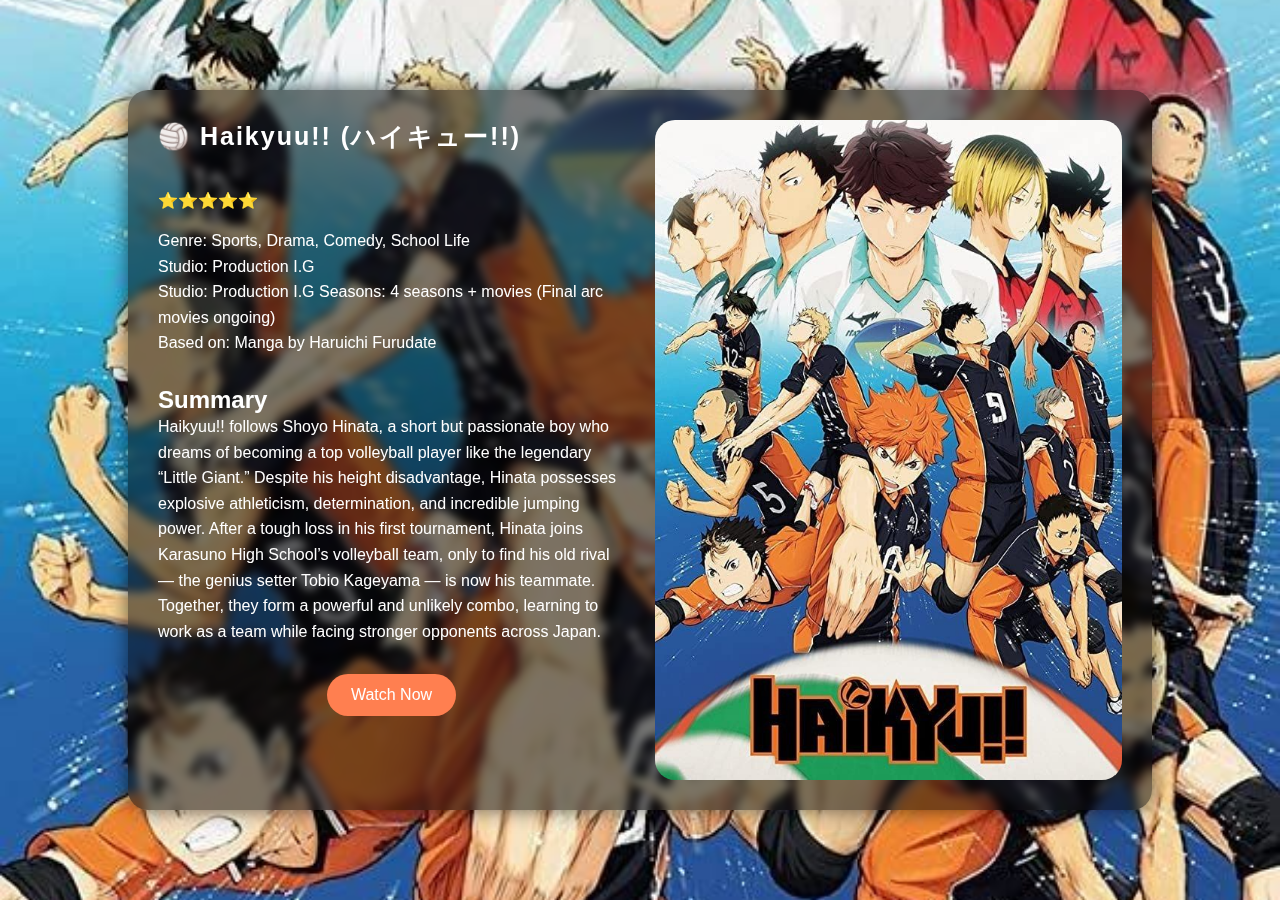
<file: home/haikyuu.html>
<!DOCTYPE html>
<html lang="en">
<head>
  <meta charset="UTF-8" />
  <meta name="viewport" content="width=device-width, initial-scale=1.0"/>
  <title>Suzuhime - Hero Profile</title>
  <style>
    * {
      margin: 0;
      padding: 0;
      box-sizing: border-box;
    }

    body {
      font-family: 'Segoe UI', sans-serif;
      background: url('/img/kaikyuu.jpg') no-repeat center center/cover;
      color: white;
      height: 100vh;
      display: flex;
      align-items: center;
      justify-content: center;
    }

    .container {
      width: 80vw;          
      height: 80vh;          
      max-width: 1400px;
      background: rgba(0, 0, 0, 0.5);
      border-radius: 20px;
      padding: 30px;
      display: flex;
      gap: 30px;
      align-items: flex-start; 
      
      box-shadow: 0 0 20px rgba(0, 0, 0, 0.6);
      backdrop-filter: blur(5px);
    }

    .info {
      flex: 1;
    }

    .info h1 {
      font-size: 25px;
      margin-bottom: 20px;
      font-family: 'Impact', sans-serif;
      color: #fff;
      letter-spacing: 2px;
    }

    .info p {
      font-size: 16px;
      line-height: 1.6;
      margin-bottom: 30px;
    }

   .buttons {
  display: flex;
  flex-direction: column;
  gap: 10px;
  align-items: center; 
}


    .buttons button {
      padding: 12px 24px;
      border: none;
      border-radius: 25px;
      background: #ff7f50;
      color: white;
      font-size: 16px;
      cursor: pointer;
      transition: background 0.3s ease;
    }

    .buttons button:hover {
      background: #ff6347;
    }

    .character-image {
      flex: 1;
      height: 100%;
      display: flex;
      justify-content: center;
      align-items: flex-start;
    }

    .character-image img {
      height: 100%;
      width: auto;
      border-radius: 20px;
      object-fit: contain;
    }

    @media (max-width: 768px) {
      .container {
        flex-direction: column;
        height: auto;
        width: 90vw;
        padding: 20px;
      }

      .character-image img {
        height: auto;
        width: 100%;
        max-height: 300px;
      }

      .info h1 {
        font-size: 36px;
      }

      .info p {
        font-size: 14px;
      }
    }
  </style>
</head>
<body>
  <div class="container">
    <div class="info">
      <h1>🏐 Haikyuu!! (ハイキュー!!)</h1>
      <br />⭐⭐⭐⭐⭐<br />
      <br>
      <p>
        Genre: Sports, Drama, Comedy, School Life
        <br>
        Studio: Production I.G
        <br>
        Studio: Production I.G
        Seasons: 4 seasons + movies (Final arc movies ongoing)
        <br>
        Based on: Manga by Haruichi Furudate 
    </p>
     <h2 style="font-family: 'Impact', sans-serif;">Summary</h2>
     <p>Haikyuu!! follows Shoyo Hinata, a short but passionate boy who dreams of becoming a top volleyball player like the legendary “Little Giant.”

    Despite his height disadvantage, Hinata possesses explosive athleticism, determination, and incredible jumping power.

    After a tough loss in his first tournament, Hinata joins Karasuno High School’s volleyball team, only to find his old rival — the genius setter Tobio Kageyama — is now his teammate.

    Together, they form a powerful and unlikely combo, learning to work as a team while facing stronger opponents across Japan.

</p>
      <div class="buttons">
       
        
        
        <button>Watch Now</button>
      </div>
    </div>
    <div class="character-image">
      <img src="/img/kaikyuu.jpg" alt="Suzuhime Character">
    </div>
  </div>
</body>
</html>
</file>
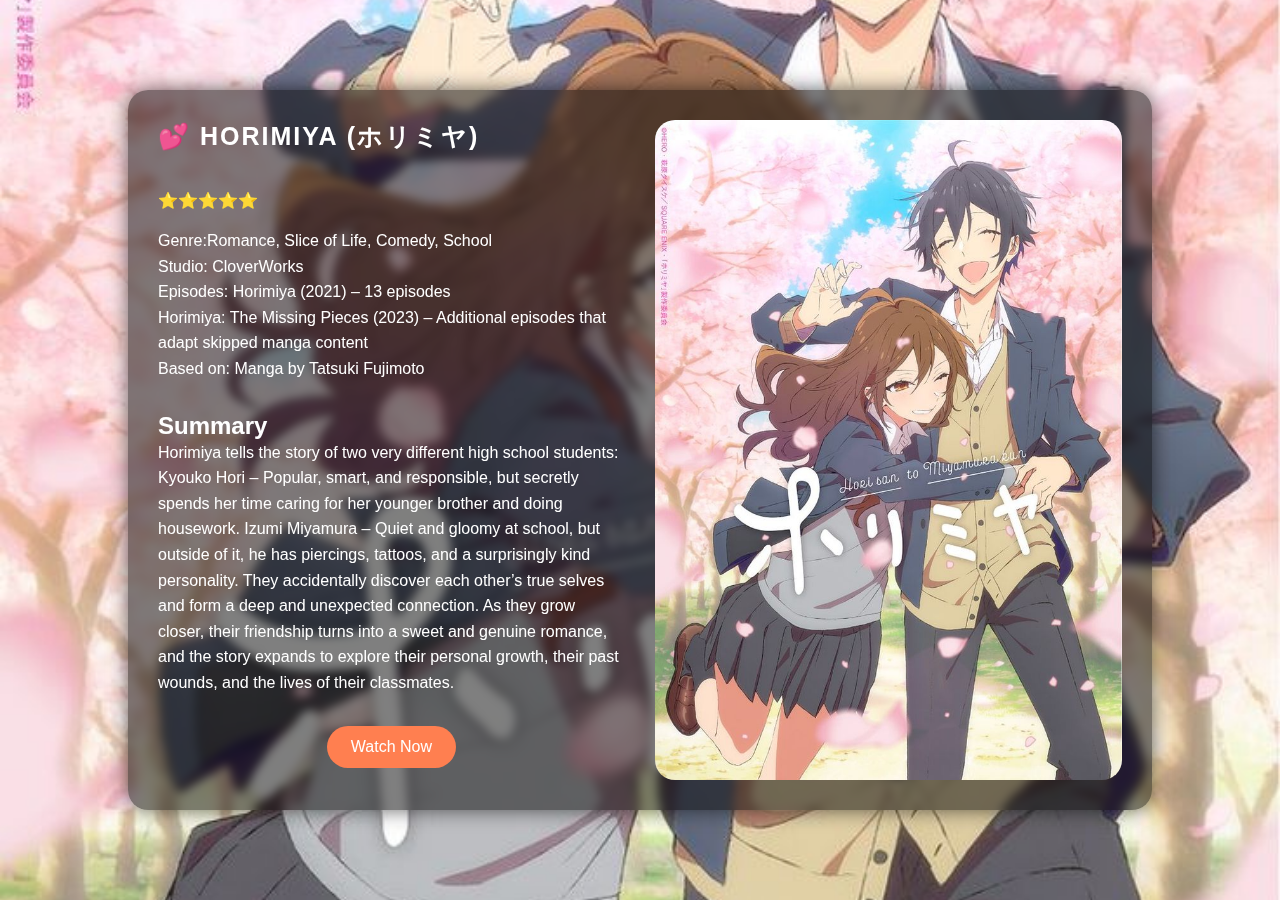
<file: home/horimiya.html>
<!DOCTYPE html>
<html lang="en">
<head>
  <meta charset="UTF-8" />
  <meta name="viewport" content="width=device-width, initial-scale=1.0"/>
  <title>Suzuhime - Hero Profile</title>
  <style>
    * {
      margin: 0;
      padding: 0;
      box-sizing: border-box;
    }

    body {
      font-family: 'Segoe UI', sans-serif;
      background: url('/img/horimiya.jpg') no-repeat center center/cover;
      color: white;
      height: 100vh;
      display: flex;
      align-items: center;
      justify-content: center;
    }

    .container {
      width: 80vw;          
      height: 80vh;          
      max-width: 1400px;
      background: rgba(0, 0, 0, 0.5);
      border-radius: 20px;
      padding: 30px;
      display: flex;
      gap: 30px;
      align-items: flex-start; 
      
      box-shadow: 0 0 20px rgba(0, 0, 0, 0.6);
      backdrop-filter: blur(5px);
    }

    .info {
      flex: 1;
    }

    .info h1 {
      font-size: 25px;
      margin-bottom: 20px;
      font-family: 'Impact', sans-serif;
      color: #fff;
      letter-spacing: 2px;
    }

    .info p {
      font-size: 16px;
      line-height: 1.6;
      margin-bottom: 30px;
    }

   .buttons {
  display: flex;
  flex-direction: column;
  gap: 10px;
  align-items: center; 
}


    .buttons button {
      padding: 12px 24px;
      border: none;
      border-radius: 25px;
      background: #ff7f50;
      color: white;
      font-size: 16px;
      cursor: pointer;
      transition: background 0.3s ease;
    }

    .buttons button:hover {
      background: #ff6347;
    }

    .character-image {
      flex: 1;
      height: 100%;
      display: flex;
      justify-content: center;
      align-items: flex-start;
    }

    .character-image img {
      height: 100%;
      width: auto;
      border-radius: 20px;
      object-fit: contain;
    }

    @media (max-width: 768px) {
      .container {
        flex-direction: column;
        height: auto;
        width: 90vw;
        padding: 20px;
      }

      .character-image img {
        height: auto;
        width: 100%;
        max-height: 300px;
      }

      .info h1 {
        font-size: 36px;
      }

      .info p {
        font-size: 14px;
      }
    }
  </style>
</head>
<body>
  <div class="container">
    <div class="info">
      <h1>💕 HORIMIYA (ホリミヤ)</h1>
      <br />⭐⭐⭐⭐⭐<br />
      <br>
      <p>
        Genre:Romance, Slice of Life, Comedy, School
        <br>
        Studio: CloverWorks
        <br>
        Episodes:

        Horimiya (2021) – 13 episodes
        <BR>
        Horimiya: The Missing Pieces (2023) – Additional episodes that adapt skipped manga content
        <br>
        Based on: Manga by Tatsuki Fujimoto  
    </p>
     <h2 style="font-family: 'Impact', sans-serif;">Summary</h2>
     <p>Horimiya tells the story of two very different high school students:

Kyouko Hori – Popular, smart, and responsible, but secretly spends her time caring for her younger brother and doing housework.

Izumi Miyamura – Quiet and gloomy at school, but outside of it, he has piercings, tattoos, and a surprisingly kind personality.

They accidentally discover each other’s true selves and form a deep and unexpected connection.

As they grow closer, their friendship turns into a sweet and genuine romance, and the story expands to explore their personal growth, their past wounds, and the lives of their classmates.

</p>
      <div class="buttons">
       
        
        
        <button>Watch Now</button>
      </div>
    </div>
    <div class="character-image">
      <img src="/img/horimiya.jpg" alt="Suzuhime Character">
    </div>
  </div>
</body>
</html>
</file>
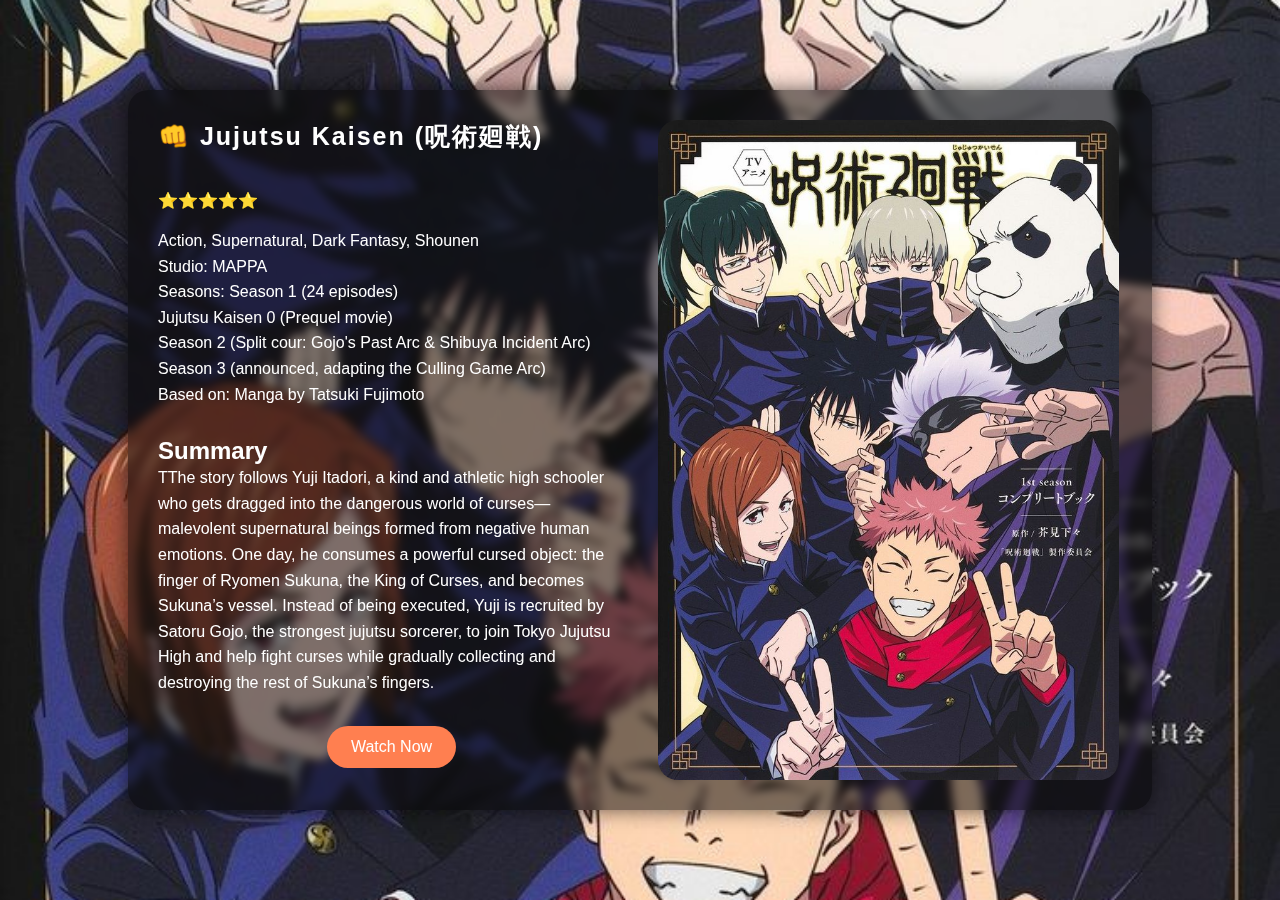
<file: home/jujustukaisen.html>
<!DOCTYPE html>
<html lang="en">
<head>
  <meta charset="UTF-8" />
  <meta name="viewport" content="width=device-width, initial-scale=1.0"/>
  <title>Suzuhime - Hero Profile</title>
  <style>
    * {
      margin: 0;
      padding: 0;
      box-sizing: border-box;
    }

    body {
      font-family: 'Segoe UI', sans-serif;
      background: url('/img/jujustukaisen.jpg') no-repeat center center/cover;
      color: white;
      height: 100vh;
      display: flex;
      align-items: center;
      justify-content: center;
    }

    .container {
      width: 80vw;          
      height: 80vh;          
      max-width: 1400px;
      background: rgba(0, 0, 0, 0.5);
      border-radius: 20px;
      padding: 30px;
      display: flex;
      gap: 30px;
      align-items: flex-start; 
      
      box-shadow: 0 0 20px rgba(0, 0, 0, 0.6);
      backdrop-filter: blur(5px);
    }

    .info {
      flex: 1;
    }

    .info h1 {
      font-size: 25px;
      margin-bottom: 20px;
      font-family: 'Impact', sans-serif;
      color: #fff;
      letter-spacing: 2px;
    }

    .info p {
      font-size: 16px;
      line-height: 1.6;
      margin-bottom: 30px;
    }

   .buttons {
  display: flex;
  flex-direction: column;
  gap: 10px;
  align-items: center; 
}


    .buttons button {
      padding: 12px 24px;
      border: none;
      border-radius: 25px;
      background: #ff7f50;
      color: white;
      font-size: 16px;
      cursor: pointer;
      transition: background 0.3s ease;
    }

    .buttons button:hover {
      background: #ff6347;
    }

    .character-image {
      flex: 1;
      height: 100%;
      display: flex;
      justify-content: center;
      align-items: flex-start;
    }

    .character-image img {
      height: 100%;
      width: auto;
      border-radius: 20px;
      object-fit: contain;
    }

    @media (max-width: 768px) {
      .container {
        flex-direction: column;
        height: auto;
        width: 90vw;
        padding: 20px;
      }

      .character-image img {
        height: auto;
        width: 100%;
        max-height: 300px;
      }

      .info h1 {
        font-size: 36px;
      }

      .info p {
        font-size: 14px;
      }
    }
  </style>
</head>
<body>
  <div class="container">
    <div class="info">
      <h1>👊 Jujutsu Kaisen (呪術廻戦)</h1>
      <br />⭐⭐⭐⭐⭐<br />
      <br>
      <p>
         Action, Supernatural, Dark Fantasy, Shounen
        <br>
        Studio: MAPPA
        <br>
        Seasons:

Season 1 (24 episodes)
<br>
Jujutsu Kaisen 0 (Prequel movie)
<br>
Season 2 (Split cour: Gojo's Past Arc & Shibuya Incident Arc)
<br>
Season 3 (announced, adapting the Culling Game Arc)


        <br>
        Based on: Manga by Tatsuki Fujimoto  
    </p>
     <h2 style="font-family: 'Impact', sans-serif;">Summary</h2>
     <p>TThe story follows Yuji Itadori, a kind and athletic high schooler who gets dragged into the dangerous world of curses—malevolent supernatural beings formed from negative human emotions.

One day, he consumes a powerful cursed object: the finger of Ryomen Sukuna, the King of Curses, and becomes Sukuna’s vessel. Instead of being executed, Yuji is recruited by Satoru Gojo, the strongest jujutsu sorcerer, to join Tokyo Jujutsu High and help fight curses while gradually collecting and destroying the rest of Sukuna’s fingers.


  </p>
      <div class="buttons">
       
        
        
        <button>Watch Now</button>
      </div>
    </div>
    <div class="character-image">
      <img src="/img/jujustukaisen.jpg" alt="Suzuhime Character">
    </div>
  </div>
</body>
</html>
</file>
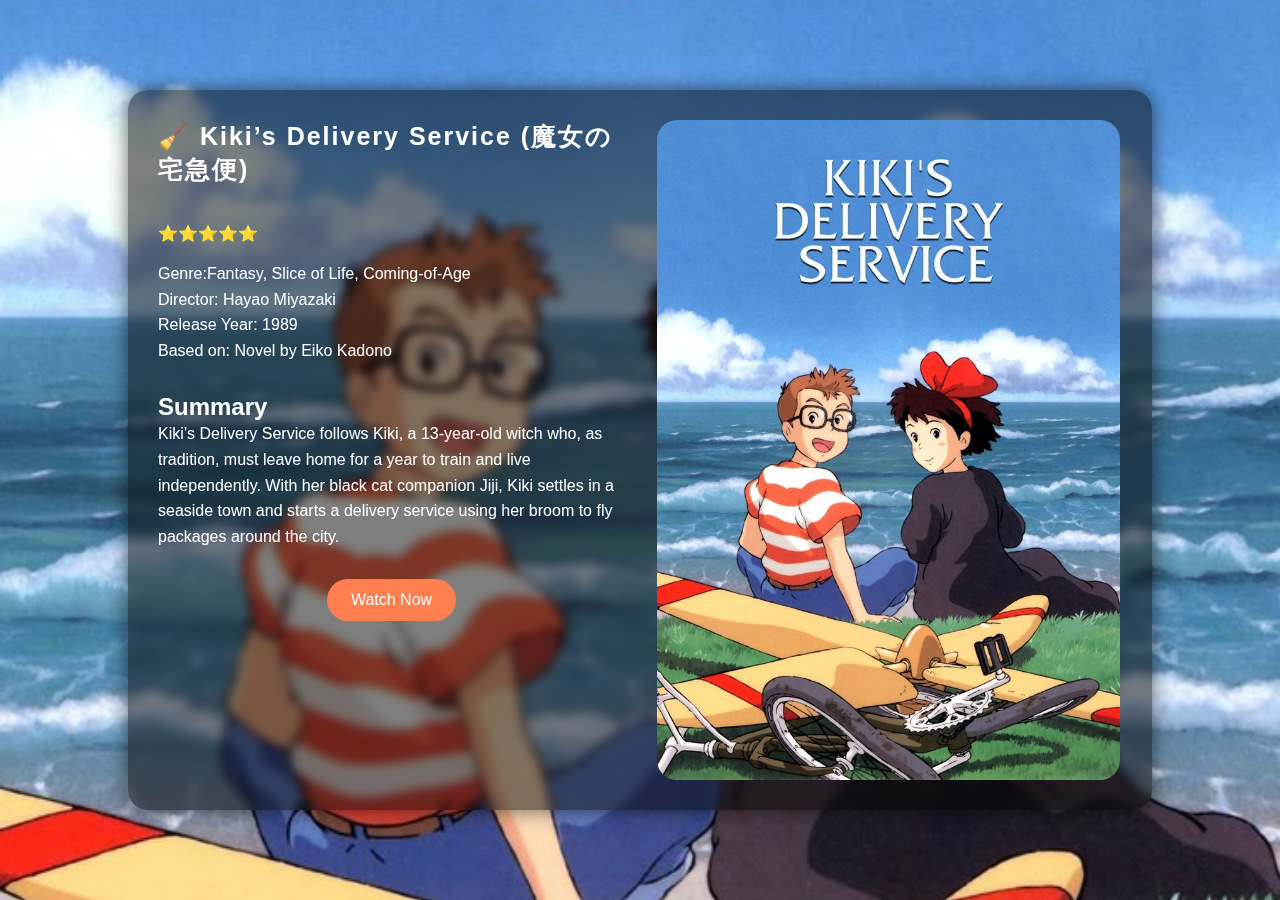
<file: home/kikidelivery.html>
<!DOCTYPE html>
<html lang="en">
<head>
  <meta charset="UTF-8" />
  <meta name="viewport" content="width=device-width, initial-scale=1.0"/>
  <title>Suzuhime - Hero Profile</title>
  <style>
    * {
      margin: 0;
      padding: 0;
      box-sizing: border-box;
    }

    body {
      font-family: 'Segoe UI', sans-serif;
      background: url('/img/kikideliveryservice.jpg') no-repeat center center/cover;
      color: white;
      height: 100vh;
      display: flex;
      align-items: center;
      justify-content: center;
    }

    .container {
      width: 80vw;          
      height: 80vh;          
      max-width: 1400px;
      background: rgba(0, 0, 0, 0.5);
      border-radius: 20px;
      padding: 30px;
      display: flex;
      gap: 30px;
      align-items: flex-start; 
      
      box-shadow: 0 0 20px rgba(0, 0, 0, 0.6);
      backdrop-filter: blur(5px);
    }

    .info {
      flex: 1;
    }

    .info h1 {
      font-size: 25px;
      margin-bottom: 20px;
      font-family: 'Impact', sans-serif;
      color: #fff;
      letter-spacing: 2px;
    }

    .info p {
      font-size: 16px;
      line-height: 1.6;
      margin-bottom: 30px;
    }

   .buttons {
  display: flex;
  flex-direction: column;
  gap: 10px;
  align-items: center; 
}


    .buttons button {
      padding: 12px 24px;
      border: none;
      border-radius: 25px;
      background: #ff7f50;
      color: white;
      font-size: 16px;
      cursor: pointer;
      transition: background 0.3s ease;
    }

    .buttons button:hover {
      background: #ff6347;
    }

    .character-image {
      flex: 1;
      height: 100%;
      display: flex;
      justify-content: center;
      align-items: flex-start;
    }

    .character-image img {
      height: 100%;
      width: auto;
      border-radius: 20px;
      object-fit: contain;
    }

    @media (max-width: 768px) {
      .container {
        flex-direction: column;
        height: auto;
        width: 90vw;
        padding: 20px;
      }

      .character-image img {
        height: auto;
        width: 100%;
        max-height: 300px;
      }

      .info h1 {
        font-size: 36px;
      }

      .info p {
        font-size: 14px;
      }
    }
  </style>
</head>
<body>
  <div class="container">
    <div class="info">
      <h1>🧹 Kiki’s Delivery Service (魔女の宅急便)</h1>
      <br />⭐⭐⭐⭐⭐<br />
      <br>
      <p>
        Genre:Fantasy, Slice of Life, Coming-of-Age
        <br>
        Director: Hayao Miyazaki
        <br>
        
Release Year: 1989

        <br>
        Based on: Novel by Eiko Kadono
     <h2 style="font-family: 'Impact', sans-serif;">Summary</h2>
     <p>Kiki’s Delivery Service follows Kiki, a 13-year-old witch who, as tradition, must leave home for a year to train and live independently.

With her black cat companion Jiji, Kiki settles in a seaside town and starts a delivery service using her broom to fly packages around the city.

</p>
      <div class="buttons">
       
        
        
        <button>Watch Now</button>
      </div>
    </div>
    <div class="character-image">
      <img src="/img/kikideliveryservice.jpg" alt="Suzuhime Character">
    </div>
  </div>
</body>
</html>
</file>
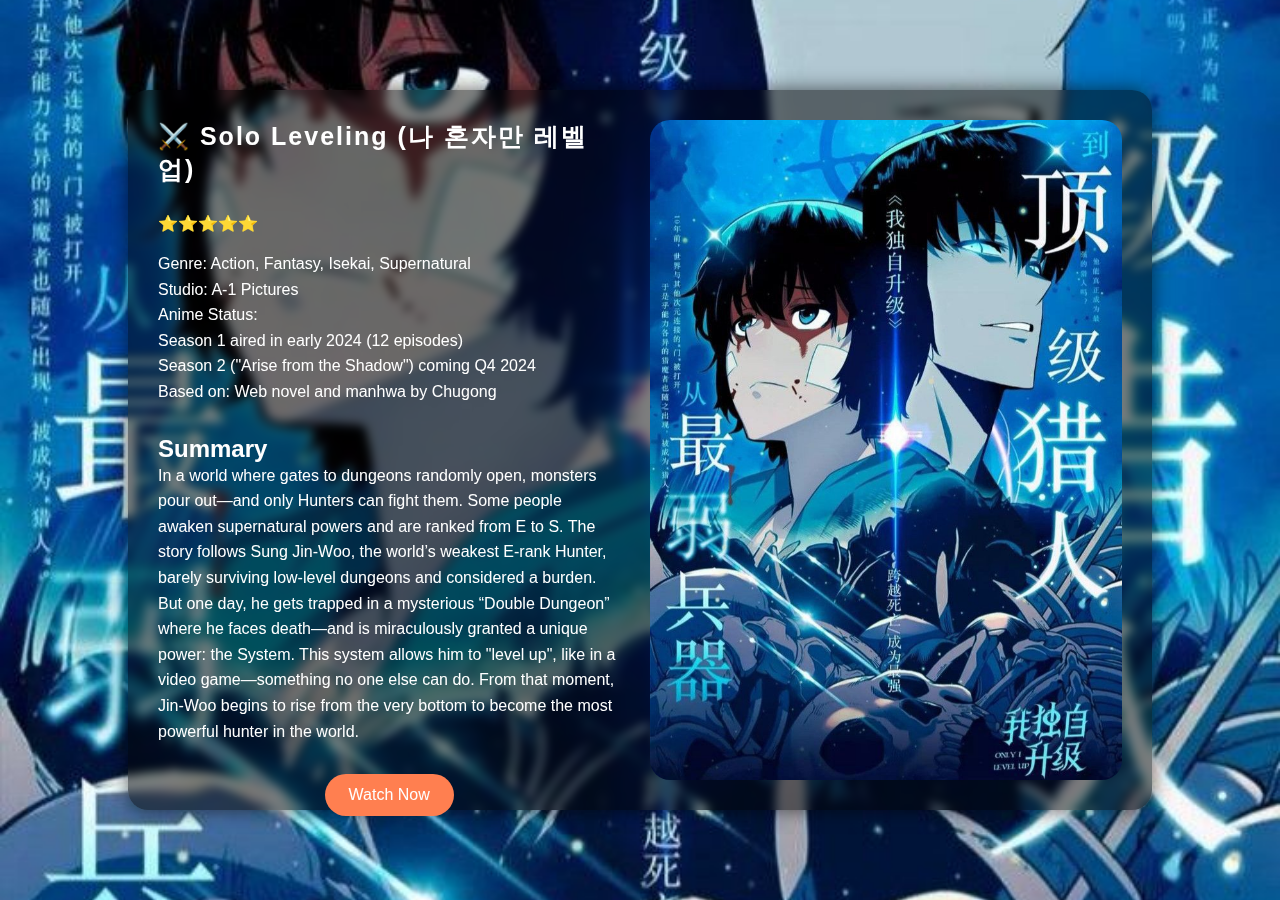
<file: home/sololeveling.html>
<!DOCTYPE html>
<html lang="en">
<head>
  <meta charset="UTF-8" />
  <meta name="viewport" content="width=device-width, initial-scale=1.0"/>
  <title>Suzuhime - Hero Profile</title>
  <style>
    * {
      margin: 0;
      padding: 0;
      box-sizing: border-box;
    }

    body {
      font-family: 'Segoe UI', sans-serif;
      background: url('/img/sololeveling.jpg') no-repeat center center/cover;
      color: white;
      height: 100vh;
      display: flex;
      align-items: center;
      justify-content: center;
    }

    .container {
      width: 80vw;          
      height: 80vh;          
      max-width: 1400px;
      background: rgba(0, 0, 0, 0.5);
      border-radius: 20px;
      padding: 30px;
      display: flex;
      gap: 30px;
      align-items: flex-start; 
      
      box-shadow: 0 0 20px rgba(0, 0, 0, 0.6);
      backdrop-filter: blur(5px);
    }

    .info {
      flex: 1;
    }

    .info h1 {
      font-size: 25px;
      margin-bottom: 10px;
      font-family: 'Impact', sans-serif;
      color: #fff;
      letter-spacing: 2px;
    }

    .info p {
      font-size: 16px;
      line-height: 1.6;
      margin-bottom: 30px;
    }

   .buttons {
  display: flex;
  flex-direction: column;
  gap: 10px;
  align-items: center; 
}


    .buttons button {
      padding: 12px 24px;
      border: none;
      border-radius: 25px;
      background: #ff7f50;
      color: white;
      font-size: 16px;
      cursor: pointer;
      transition: background 0.3s ease;
    }

    .buttons button:hover {
      background: #ff6347;
    }

    .character-image {
      flex: 1;
      height: 100%;
      display: flex;
      justify-content: center;
      align-items: flex-start;
    }

    .character-image img {
      height: 100%;
      width: auto;
      border-radius: 20px;
      object-fit: contain;
    }

    @media (max-width: 768px) {
      .container {
        flex-direction: column;
        height: auto;
        width: 90vw;
        padding: 20px;
      }

      .character-image img {
        height: auto;
        width: 100%;
        max-height: 300px;
      }

      .info h1 {
        font-size: 36px;
      }

      .info p {
        font-size: 14px;
      }
    }
  </style>
</head>
<body>
  <div class="container">
    <div class="info">
      <h1>⚔️ Solo Leveling (나 혼자만 레벨업)</h1>
      <br />⭐⭐⭐⭐⭐<br />
      <br>
      <p>
        Genre: Action, Fantasy, Isekai, Supernatural
        <br>
        Studio: A-1 Pictures
        <br>
        Anime Status:
<br>
Season 1 aired in early 2024 (12 episodes)
<br>
Season 2 ("Arise from the Shadow") coming Q4 2024
        <br>
        Based on: Web novel and manhwa by Chugong 
    </p>
     <h2 style="font-family: 'Impact', sans-serif;">Summary</h2>
     <p>In a world where gates to dungeons randomly open, monsters pour out—and only Hunters can fight them. Some people awaken supernatural powers and are ranked from E to S.

The story follows Sung Jin-Woo, the world’s weakest E-rank Hunter, barely surviving low-level dungeons and considered a burden.

But one day, he gets trapped in a mysterious “Double Dungeon” where he faces death—and is miraculously granted a unique power: the System.

This system allows him to "level up", like in a video game—something no one else can do.

From that moment, Jin-Woo begins to rise from the very bottom to become the most powerful hunter in the world.</p>
      <div class="buttons">
       
        
        
        <button>Watch Now</button>
      </div>
    </div>
    <div class="character-image">
      <img src="/img/sololeveling.jpg" alt="Suzuhime Character">
    </div>
  </div>
</body>
</html>
</file>
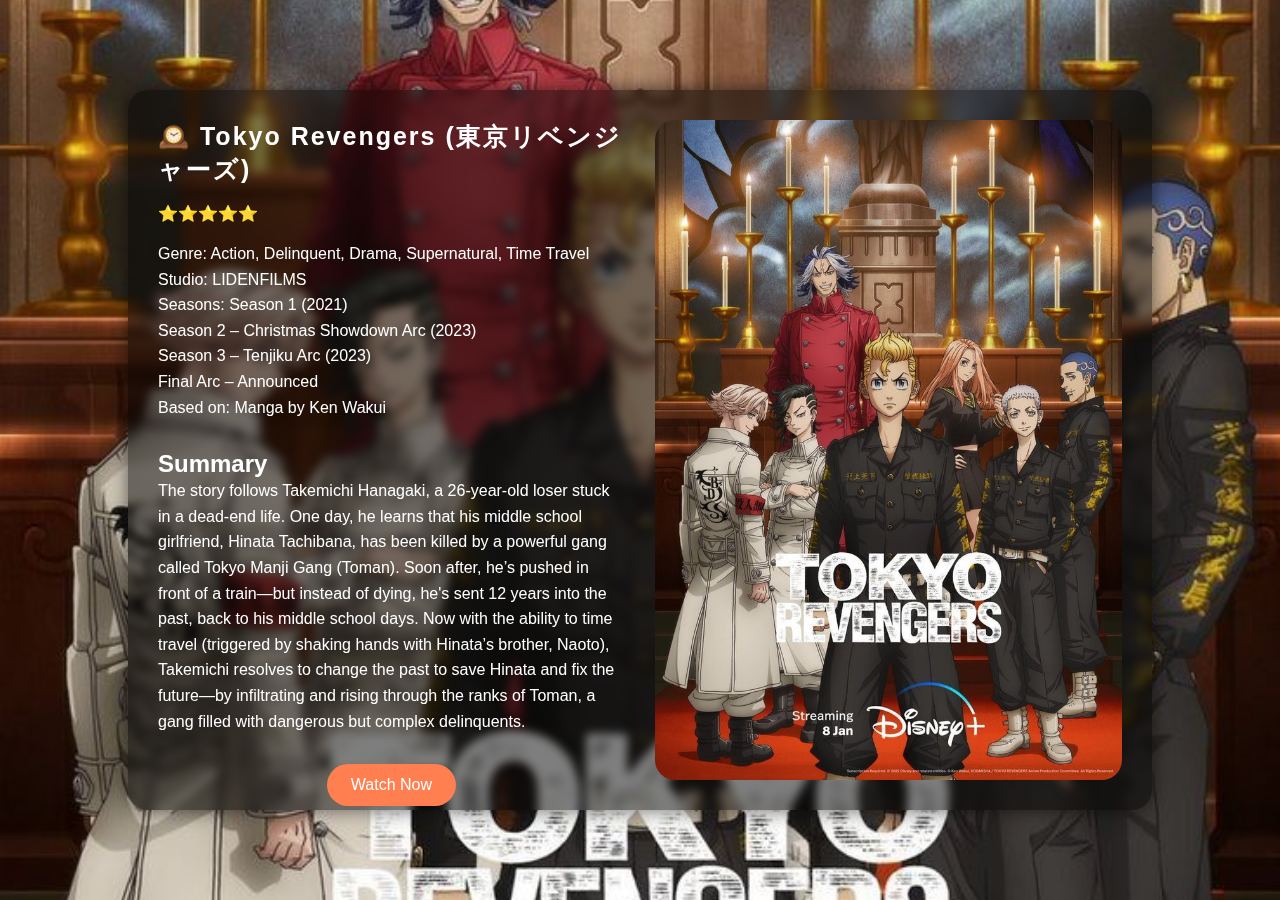
<file: home/tokyorevenger.html>
<!DOCTYPE html>
<html lang="en">
<head>
  <meta charset="UTF-8" />
  <meta name="viewport" content="width=device-width, initial-scale=1.0"/>
  <title>Suzuhime - Hero Profile</title>
  <style>
    * {
      margin: 0;
      padding: 0;
      box-sizing: border-box;
    }

    body {
      font-family: 'Segoe UI', sans-serif;
      background: url('/img/tokyorevengers.jpg') no-repeat center center/cover;
      color: white;
      height: 100vh;
      display: flex;
      align-items: center;
      justify-content: center;
    }

    .container {
      width: 80vw;          
      height: 80vh;          
      max-width: 1400px;
      background: rgba(0, 0, 0, 0.5);
      border-radius: 20px;
      padding: 30px;
      display: flex;
      gap: 30px;
      align-items: flex-start; 
      
      box-shadow: 0 0 20px rgba(0, 0, 0, 0.6);
      backdrop-filter: blur(5px);
    }

    .info {
      flex: 1;
    }

    .info h1 {
      font-size: 25px;
      /* margin-bottom: 10px; */
      font-family: 'Impact', sans-serif;
      color: #fff;
      letter-spacing: 2px;
    }

    .info p {
      font-size: 16px;
      line-height: 1.6;
      margin-bottom: 30px;
    }

   .buttons {
  display: flex;
  flex-direction: column;
  gap: 10px;
  align-items: center; 
}


    .buttons button {
      padding: 12px 24px;
      border: none;
      border-radius: 25px;
      background: #ff7f50;
      color: white;
      font-size: 16px;
      cursor: pointer;
      transition: background 0.3s ease;
    }

    .buttons button:hover {
      background: #ff6347;
    }

    .character-image {
      flex: 1;
      height: 100%;
      display: flex;
      justify-content: center;
      align-items: flex-start;
    }

    .character-image img {
      height: 100%;
      width: auto;
      border-radius: 20px;
      object-fit: contain;
    }

    @media (max-width: 768px) {
      .container {
        flex-direction: column;
        height: auto;
        width: 90vw;
        padding: 20px;
      }

      .character-image img {
        height: auto;
        width: 100%;
        max-height: 300px;
      }

      .info h1 {
        font-size: 36px;
      }

      .info p {
        font-size: 14px;
      }
    }
  </style>
</head>
<body>
  <div class="container">
    <div class="info">
      <h1>🕰️ Tokyo Revengers (東京リベンジャーズ)</h1>
      <br />⭐⭐⭐⭐⭐<br />
      <br>
      <p>
        Genre: Action, Delinquent, Drama, Supernatural, Time Travel

        <br>
        Studio:  LIDENFILMS
        <br>
       Seasons:

Season 1 (2021)
<br>
Season 2 – Christmas Showdown Arc (2023)
<br>
Season 3 – Tenjiku Arc (2023)
<br>
Final Arc – Announced
        <br>
       Based on: Manga by Ken Wakui
 
    </p>
     <h2 style="font-family: 'Impact', sans-serif;">Summary</h2>
     <p>The story follows Takemichi Hanagaki, a 26-year-old loser stuck in a dead-end life. One day, he learns that his middle school girlfriend, Hinata Tachibana, has been killed by a powerful gang called Tokyo Manji Gang (Toman).

    Soon after, he’s pushed in front of a train—but instead of dying, he's sent 12 years into the past, back to his middle school days.

    Now with the ability to time travel (triggered by shaking hands with Hinata’s brother, Naoto), Takemichi resolves to change the past to save Hinata and fix the future—by infiltrating and rising through the ranks of Toman, a gang filled with dangerous but complex delinquents.
</p>
      <div class="buttons">
       
        
        
        <button>Watch Now</button>
      </div>
    </div>
    <div class="character-image">
      <img src="/img/tokyorevengers.jpg" alt="Suzuhime Character">
    </div>
  </div>
</body>
</html>
</file>
<file: style.css>
* {
  padding: 0;
  margin: 0;
  box-sizing: border-box;
}
body {
  background-color: black;
  color: white;
  font-size: 16px;
  font-family: Arial, Helvetica, sans-serif;
  width: 100%;
  height: 100vh;
}

/* navbar */
.navbar {
  border-bottom: 3px solid greenyellow;
  display: flex;
  flex-direction: row;
  justify-content: space-between;
  padding: 15px 25px;
}
.logo {
  color: greenyellow;
  font-weight: bold;
  font-size: 24px;
  text-decoration: none;
}
.nav-links a {
  text-decoration: none;
  color: white;
  font-family: 18px;
  margin: 0 12px;
}
.nav-links a:hover {
  text-decoration: underline;
  color: greenyellow;
}

/* series and movies*/
.hero {
  background: linear-gradient(rgba(0, 0, 0, 0.2), rgba(0, 0, 0, 0.2)),
    url("../img/bg.jpg") center -5px / cover no-repeat;
  width: 100%;
  min-height: 75vh;
  display: flex;
  padding-left: 30px;
  align-items: center;
}
.intro-box {
  background-color: rgba(0, 0, 0, 0.5);
  border-radius: 15px;
  box-shadow: 5px 0 10px rgba(173, 255, 47, 0.7);
  width: 400px;
  min-height: 250px;
  padding: 30px;
  display: flex;
  flex-direction: column;
  align-items: center;
  justify-content: center;
}
.intro-box > h1 {
  color: greenyellow;
  align-self: self-start;
  margin-bottom: 10px;
}
a {
  color: greenyellow;
  text-decoration: underline white;
}
a:hover {
  color: white;
  text-decoration: underline greenyellow;
}
/* series */
.series,
.movies {
  margin: 20px;
  padding: 20px;
}
.grid {
  margin-top: 30px;
  display: grid;
  grid-template-columns: repeat(auto-fit, minmax(160px, 1fr));
  justify-items: center;
  gap: 18px;
}
.item {
  width: 100%;
  max-width: 250px;
  background-color: white;
  transition: transform 0.2s ease;
  color: black;
  font-weight: bold;
  border-radius: 10px;
  padding: 10px;
}
.grid > .item:hover {
  transform: translateY(-5px);
  box-shadow: 0 4px 12px rgba(173, 255, 47, 0.5);
}
.item img {
  width: 100%;
  height: auto;
}
h3 {
  border-left: 3px solid greenyellow;
  padding: 5px 0 5px 15px;
  margin: 5px 0;
}
/* reviews */
.grid-review {
  display: grid;
  grid-template-columns: repeat(6, 1fr);
  justify-content: center;
  gap: 1.5rem;
  max-width: 1200px;
  margin: 2rem auto;
}
.grid-review > .item {
  background-color: transparent;
  display: flex;
  justify-content: center;
  align-items: center;
  flex-direction: column;
  color: white;
  font-size: 12px;
}
.grid-review > .item:hover {
  box-shadow: 5px 0 10px rgba(173, 255, 47, 0.5);
}
.grid-review > .item img {
  width: 150px;
  margin-bottom: 10px;
}

.review h2 {
  border-left: none;
  border-right: none;
  text-align: center;
  color: greenyellow;
}
footer {
  text-align: center;
  padding: 10px 0;
  font-size: 0.9rem;
  color: black;
  font-weight: bold;
  background-color: greenyellow;
}
</file>
<file: home/style.css>
* {
  padding: 0;
  margin: 0;
  box-sizing: border-box;
}
body {
  background-color: black;
  color: white;
  font-size: 16px;
  font-family: Arial, Helvetica, sans-serif;
  width: 100%;
  height: 100vh;
}

/* navbar */
.navbar {
  border-bottom: 3px solid greenyellow;
  display: flex;
  flex-direction: row;
  justify-content: space-between;
  padding: 15px 25px;
}
.logo {
  color: greenyellow;
  font-weight: bold;
  font-size: 24px;
  text-decoration: none;
}
.nav-links a {
  text-decoration: none;
  color: white;
  font-family: 18px;
  margin: 0 12px;
}
.nav-links a:hover {
  text-decoration: underline;
  color: greenyellow;
}

/* series and movies*/
.hero {
  background: linear-gradient(rgba(0, 0, 0, 0.2), rgba(0, 0, 0, 0.2)),
    url("../img/bg.jpg") center -5px / cover no-repeat;
  width: 100%;
  min-height: 75vh;
  display: flex;
  padding-left: 30px;
  align-items: center;
}
.intro-box {
  background-color: rgba(0, 0, 0, 0.5);
  border-radius: 15px;
  box-shadow: 5px 0 10px rgba(173, 255, 47, 0.7);
  width: 400px;
  min-height: 250px;
  padding: 30px;
  display: flex;
  flex-direction: column;
  align-items: center;
  justify-content: center;
}
.intro-box > h1 {
  color: greenyellow;
  align-self: self-start;
  margin-bottom: 10px;
}
a {
  color: greenyellow;
  text-decoration: underline white;
}
a:hover {
  color: white;
  text-decoration: underline greenyellow;
}
/* series */
.series,
.movies {
  margin: 20px;
  padding: 20px;
}
.grid {
  margin-top: 30px;
  display: grid;
  grid-template-columns: repeat(auto-fit, minmax(160px, 1fr));
  justify-items: center;
  gap: 18px;
}
.item {
  width: 100%;
  max-width: 250px;
  background-color: white;
  transition: transform 0.2s ease;
  color: black;
  font-weight: bold;
  border-radius: 10px;
  padding: 10px;
}
.grid > .item:hover {
  transform: translateY(-5px);
  box-shadow: 0 4px 12px rgba(173, 255, 47, 0.5);
}
.item img {
  width: 100%;
  height: auto;
}
h3 {
  border-left: 3px solid greenyellow;
  padding: 5px 0 5px 15px;
  margin: 5px 0;
}
/* reviews */
.grid-review {
  display: grid;
  grid-template-columns: repeat(6, 1fr);
  justify-content: center;
  gap: 1.5rem;
  max-width: 1200px;
  margin: 2rem auto;
}
.grid-review > .item {
  background-color: transparent;
  display: flex;
  justify-content: center;
  align-items: center;
  flex-direction: column;
  color: white;
  font-size: 12px;
}
.grid-review > .item:hover {
  box-shadow: 5px 0 10px rgba(173, 255, 47, 0.5);
}
.grid-review > .item img {
  width: 150px;
  margin-bottom: 10px;
}

.review h2 {
  border-left: none;
  border-right: none;
  text-align: center;
  color: greenyellow;
}
footer {
  text-align: center;
  padding: 10px 0;
  font-size: 0.9rem;
  color: black;
  font-weight: bold;
  background-color: greenyellow;
}
</file>
